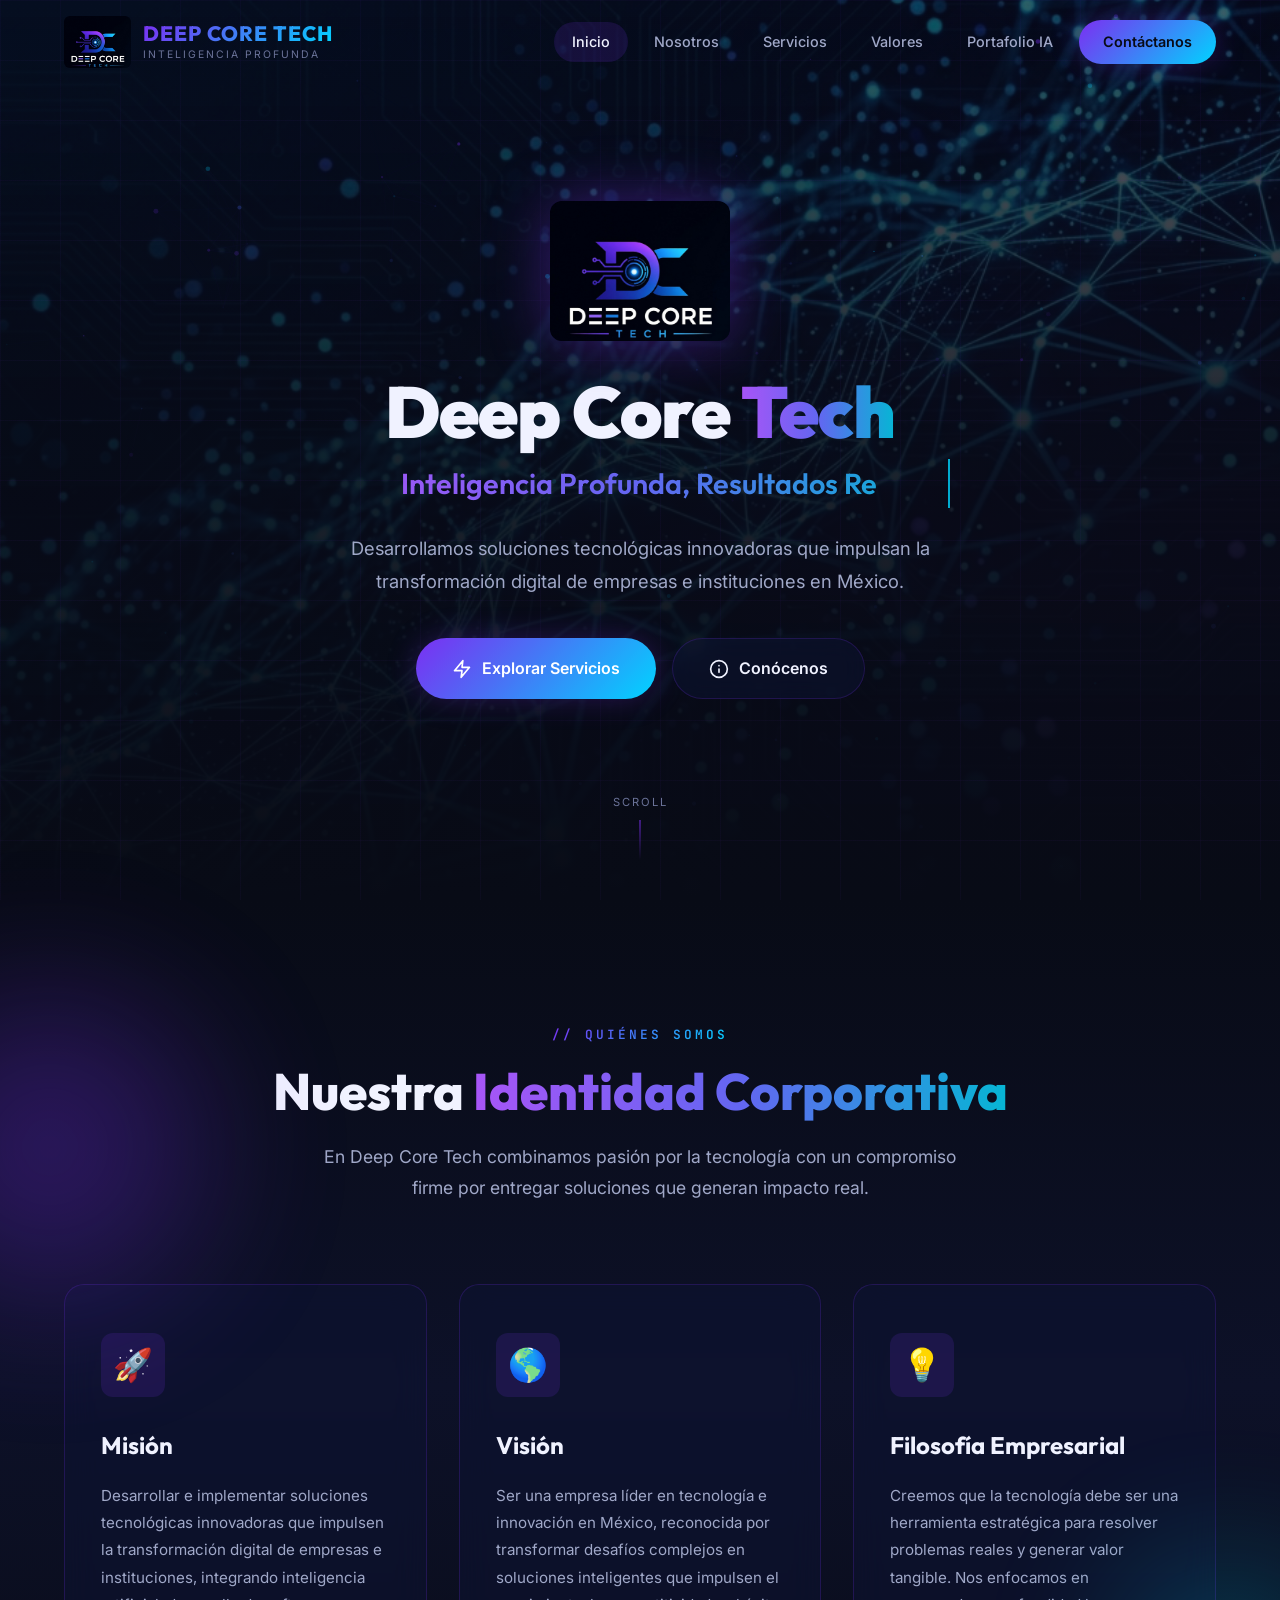
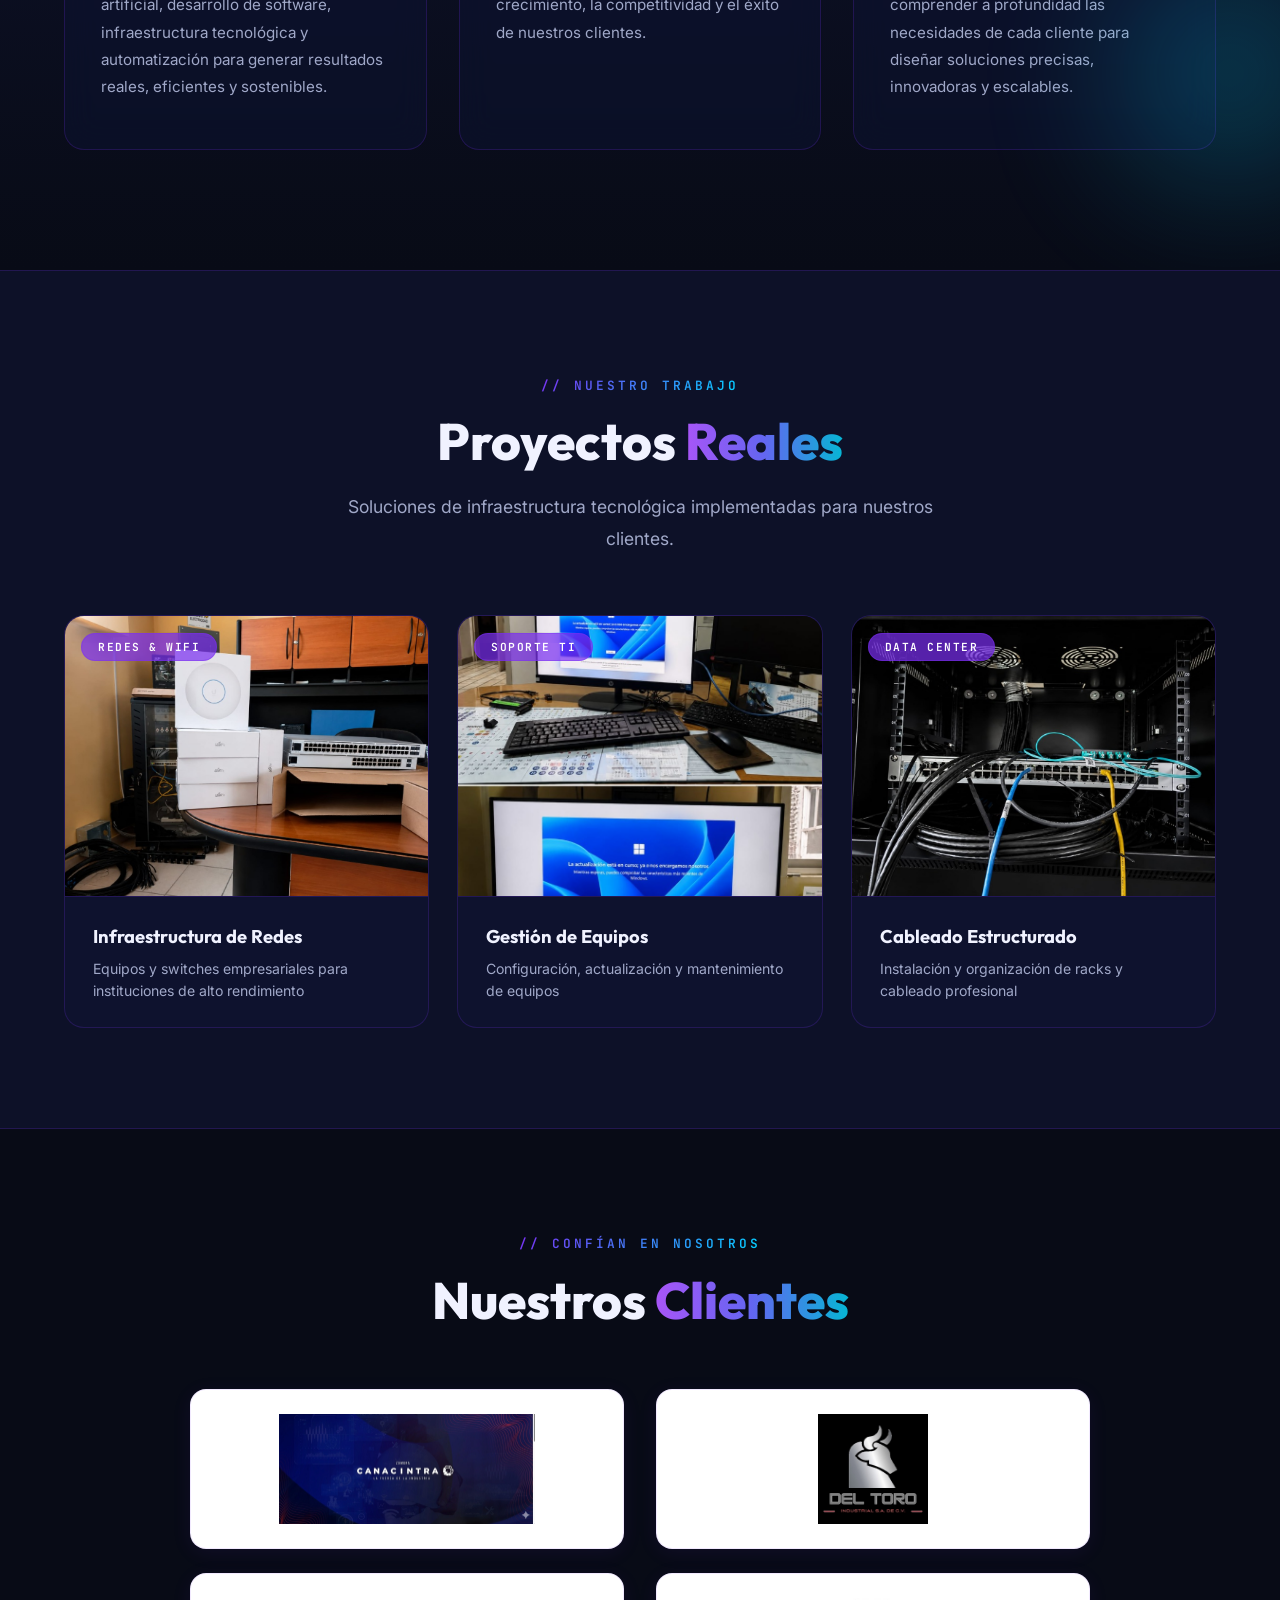
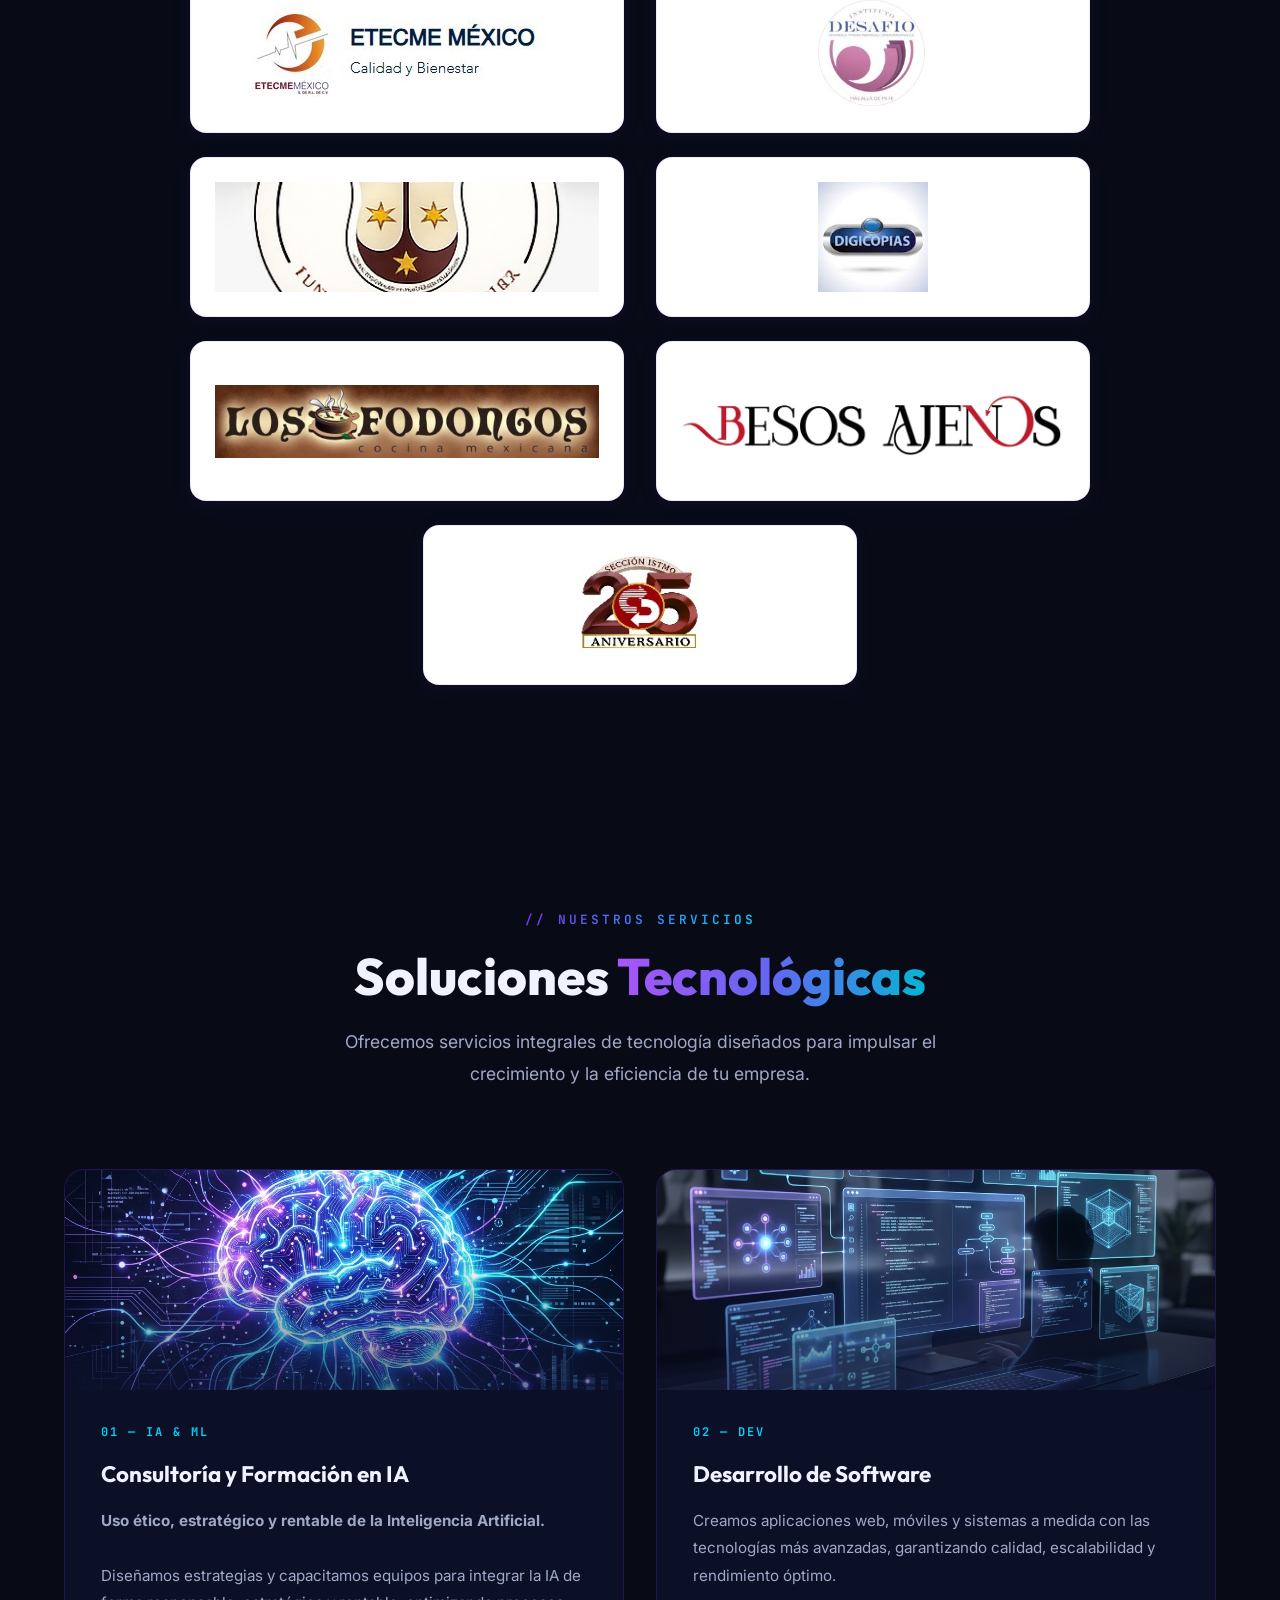
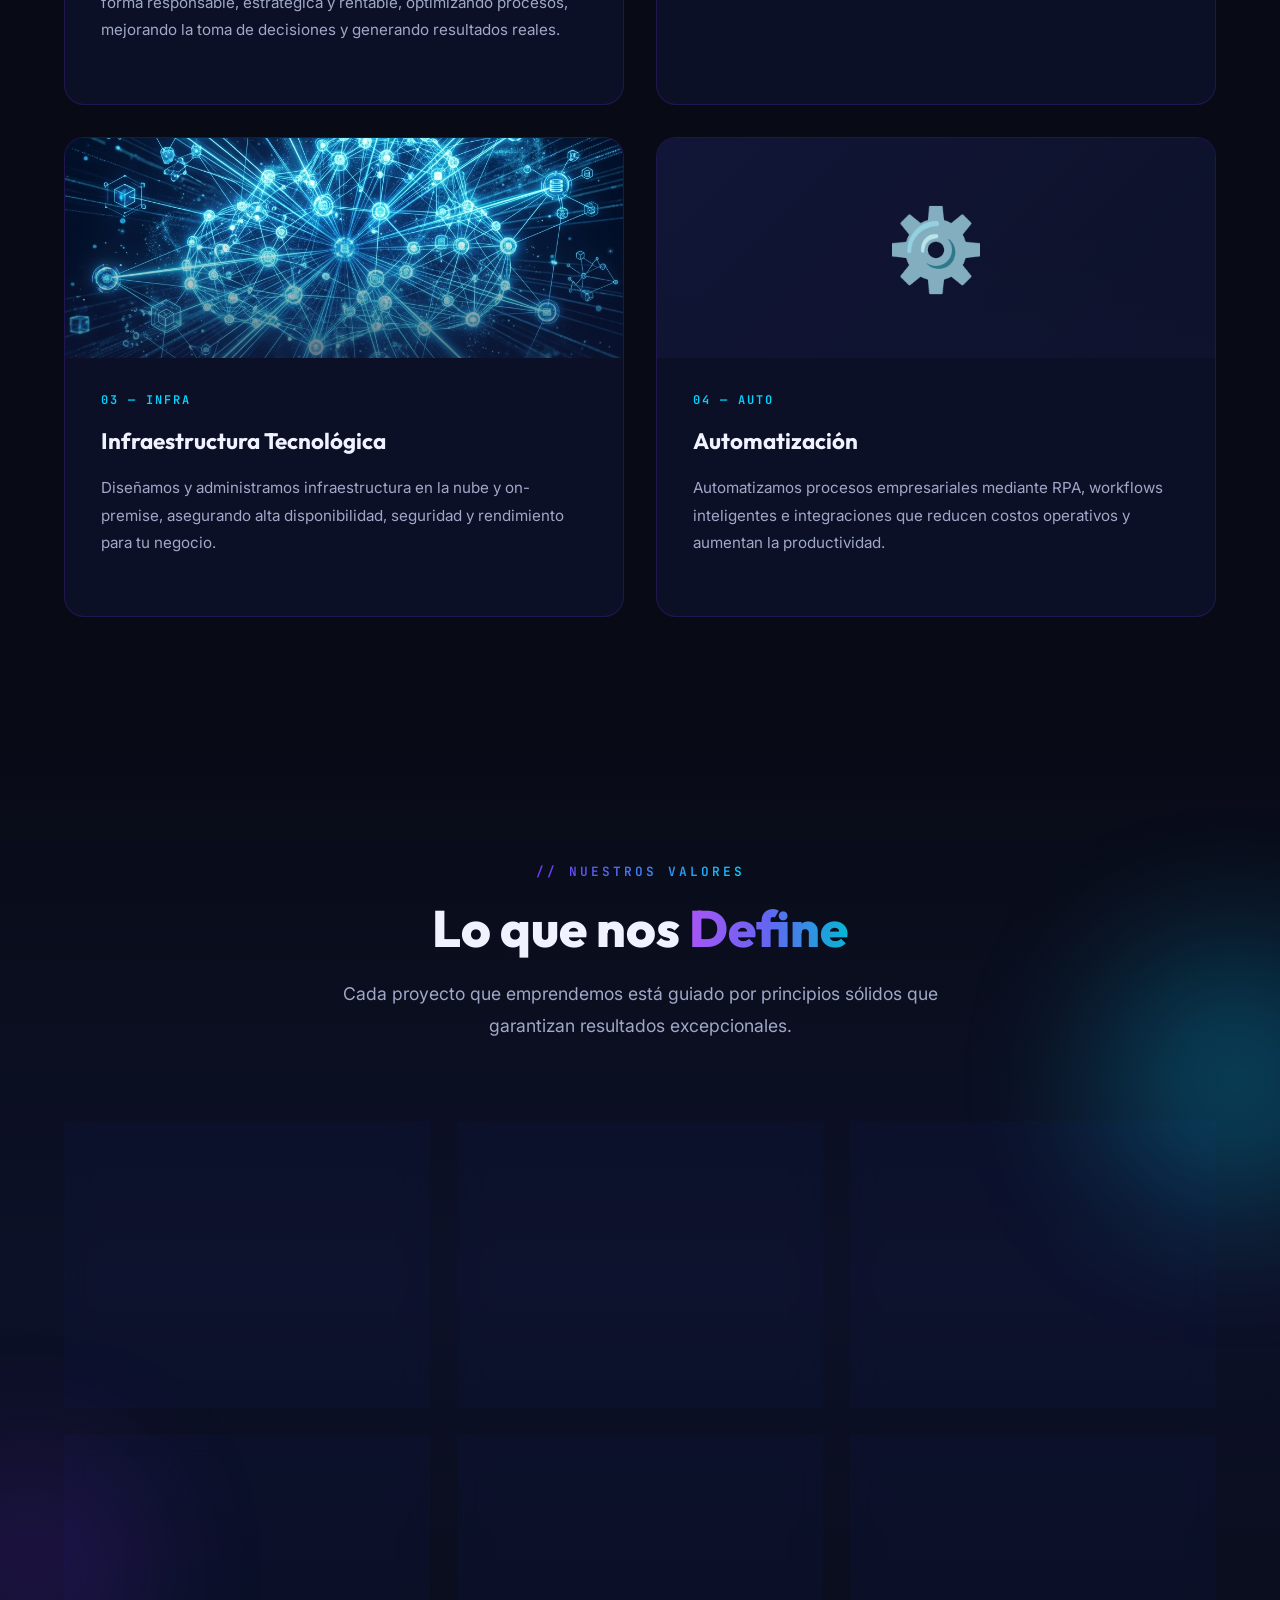
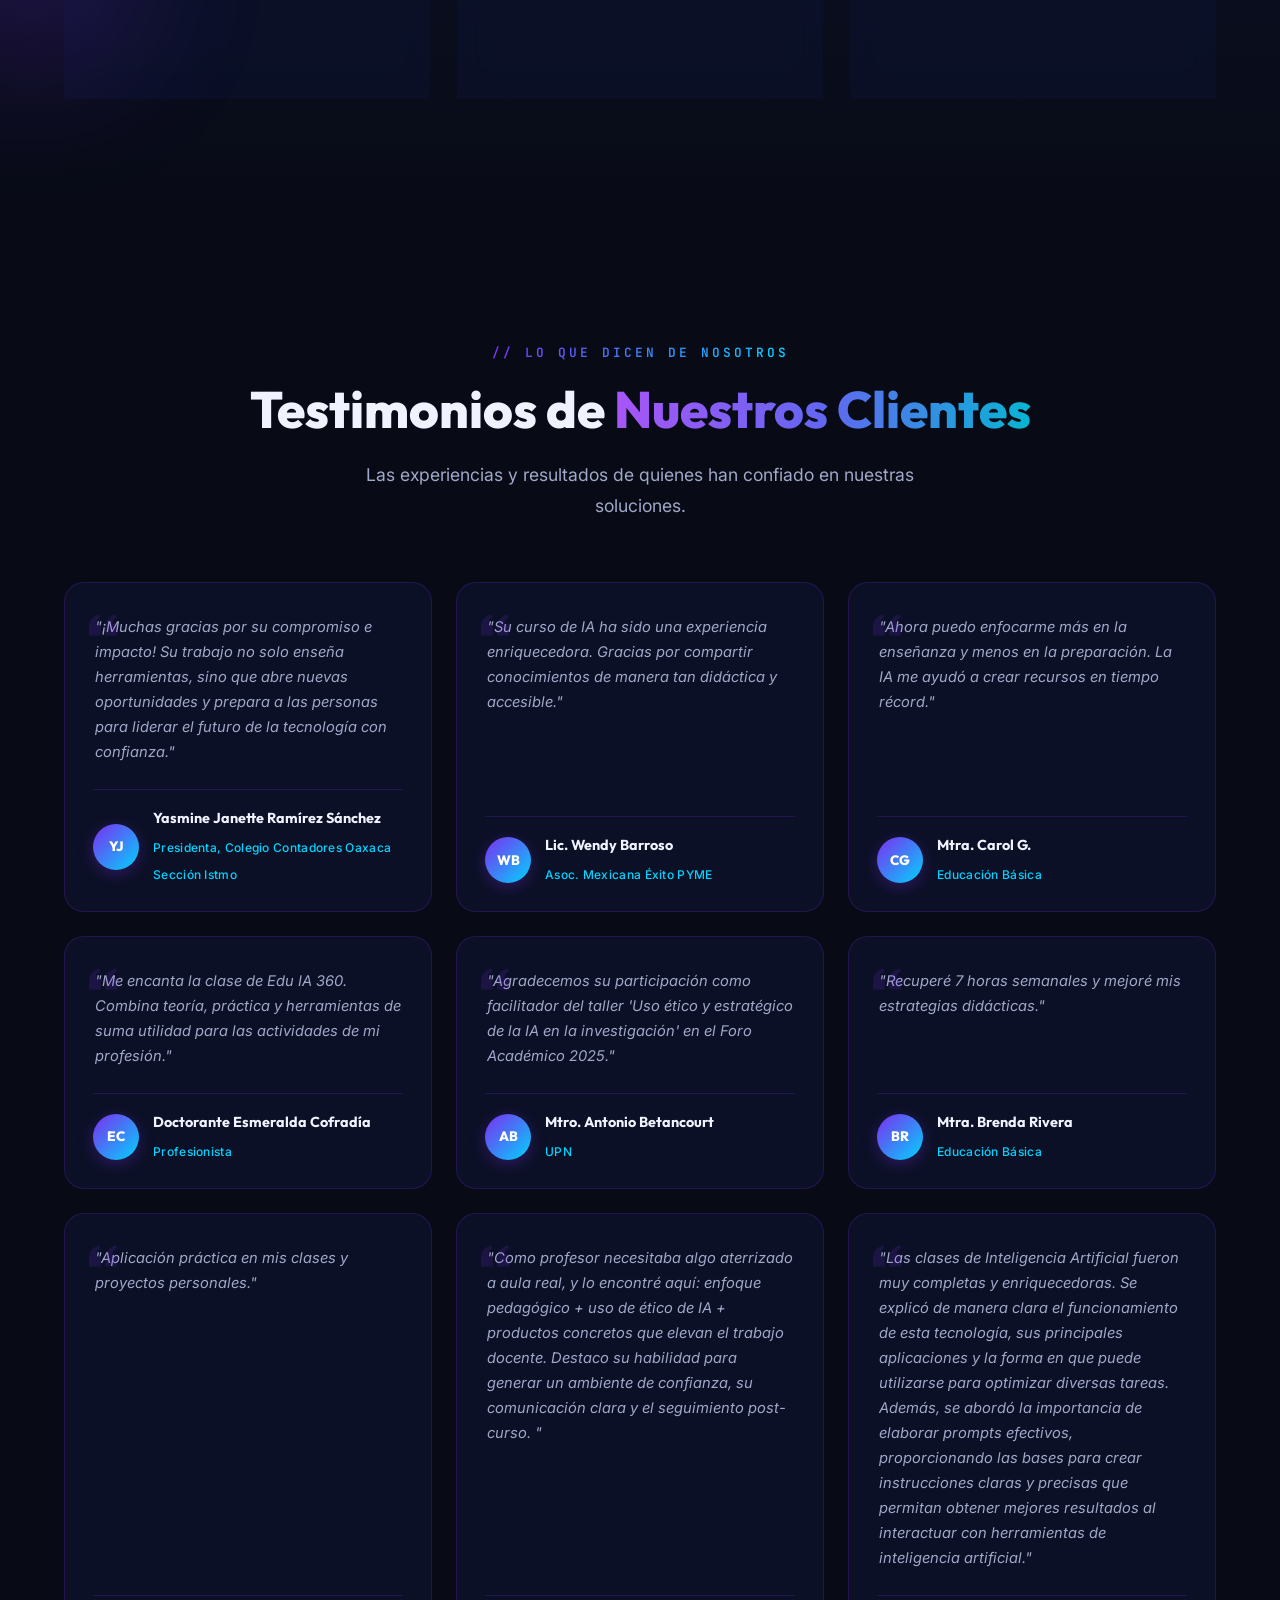
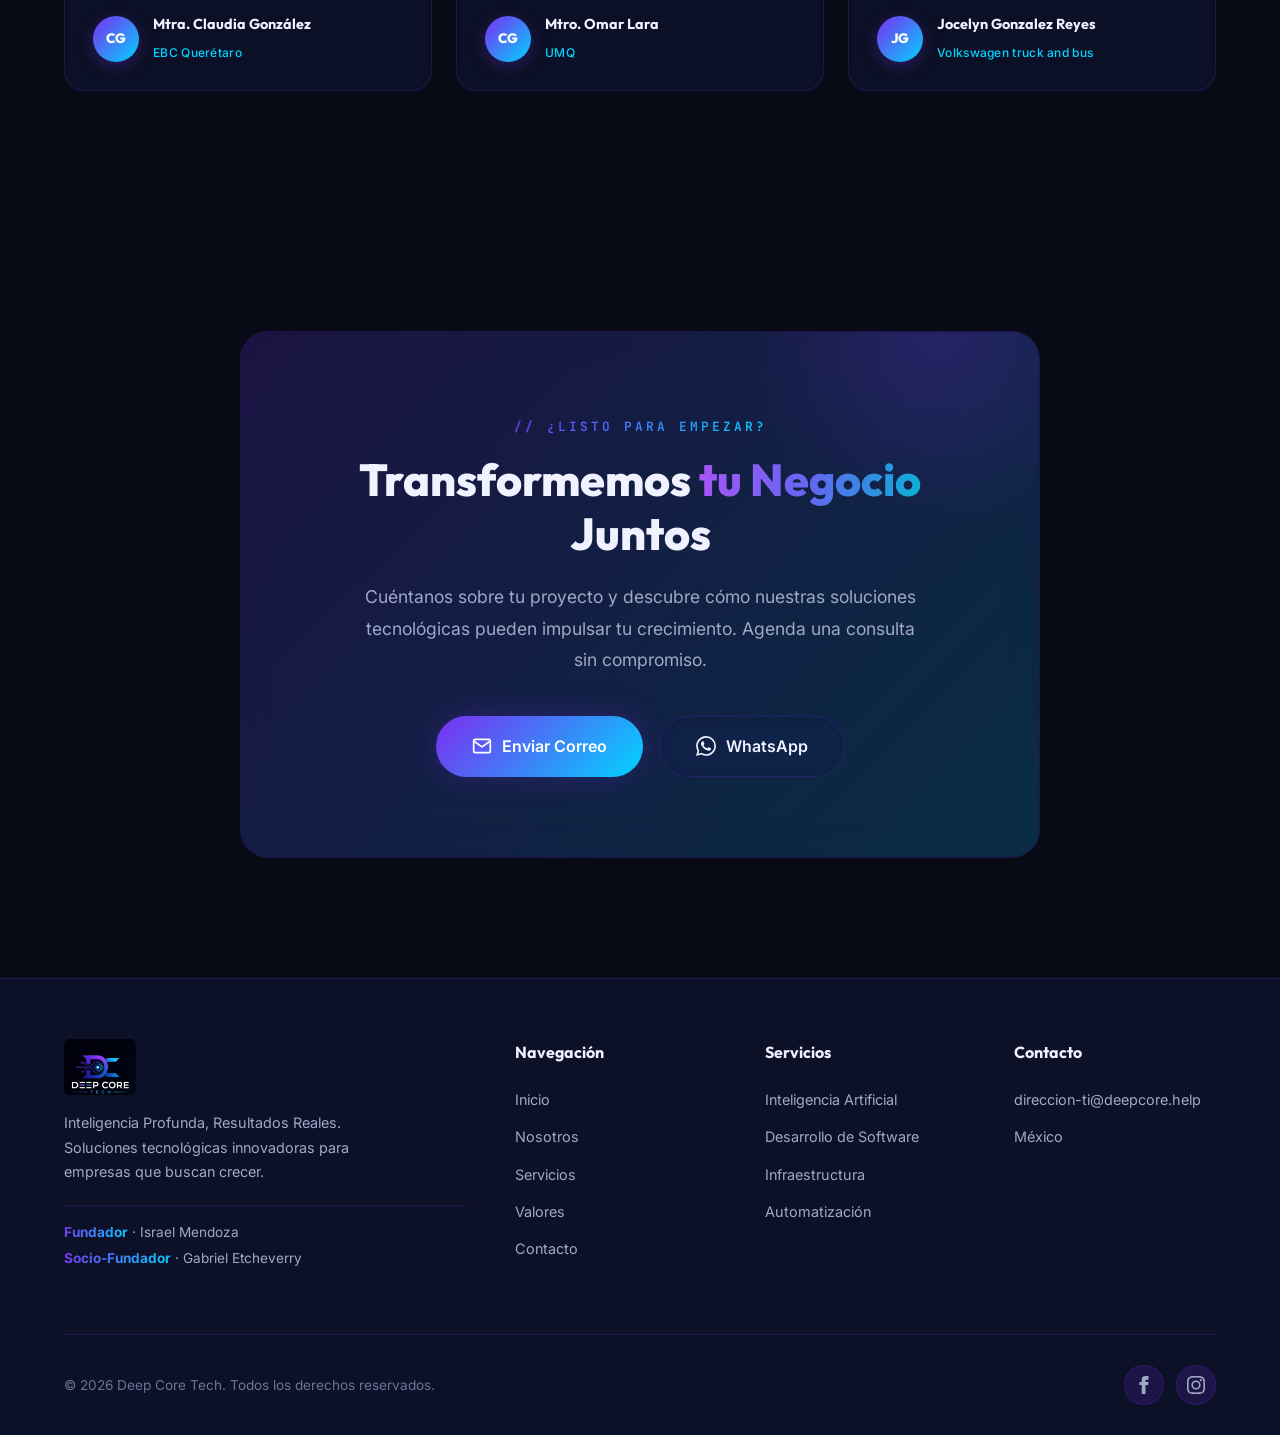
<file: index.html>
<!DOCTYPE html>
<html lang="es">
<head>
  <meta charset="UTF-8">
  <meta name="viewport" content="width=device-width, initial-scale=1.0">
  <title>Deep Core Tech — Inteligencia Profunda, Resultados Reales</title>
  <meta name="description" content="Deep Core Tech: Soluciones tecnológicas innovadoras en inteligencia artificial, desarrollo de software, infraestructura y automatización. Transformación digital con resultados reales.">
  <meta name="google-site-verification" content="A8Uapf8v2ThxsH5Skwo-QNaUcJp6aceslzI4Mw-LUQI" />
  <meta name="keywords" content="Deep Core Tech, inteligencia artificial, desarrollo software, automatización, transformación digital, México, tecnología">
  <meta name="author" content="Deep Core Tech">
  <meta name="theme-color" content="#080b16">

  <!-- Open Graph -->
  <meta property="og:title" content="Deep Core Tech — Inteligencia Profunda, Resultados Reales">
  <meta property="og:description" content="Soluciones tecnológicas innovadoras que impulsan la transformación digital de empresas e instituciones.">
  <meta property="og:type" content="website">
  <meta property="og:image" content="assets/logo.jpg">

  <!-- Favicon -->
  <link rel="icon" type="image/jpeg" href="assets/logo.jpg">

  <!-- Stylesheet -->
  <link rel="stylesheet" href="styles.css">
</head>

<body>
  <!-- ========== PARTICLE CANVAS ========== -->
  <canvas id="particles-canvas"></canvas>

  <!-- ========== NAVIGATION ========== -->
  <nav class="navbar" id="navbar">
    <div class="container">
      <a href="#" class="nav-logo">
        <img src="assets/logo.jpg" alt="Deep Core Tech Logo">
        <div class="nav-brand-text">
          <span class="nav-brand-name">DEEP CORE TECH</span>
          <span class="nav-brand-tagline">Inteligencia Profunda</span>
        </div>
      </a>

      <div class="nav-links" id="nav-links">
        <a href="#inicio" class="active">Inicio</a>
        <a href="#nosotros">Nosotros</a>
        <a href="#servicios">Servicios</a>
        <a href="#valores">Valores</a>
        <a href="https://gemini.google.com/share/300099af0029?skid=6edef762-f871-4094-a4b6-d38bb975ea3b" target="_blank" rel="noopener noreferrer">Portafolio IA</a>
        <a href="#contacto" class="nav-cta">Contáctanos</a>
      </div>

      <button class="nav-toggle" id="nav-toggle" aria-label="Abrir menú">
        <span></span>
        <span></span>
        <span></span>
      </button>
    </div>
  </nav>

  <!-- ========== HERO SECTION ========== -->
  <section class="hero" id="inicio">
    <div class="hero-bg">
      <img src="assets/hero-bg.png" alt="Fondo tecnológico">
    </div>
    <div class="hero-grid"></div>

    <div class="hero-content">
      <img src="assets/logo.jpg" alt="Deep Core Tech" class="hero-logo">
      <h1 class="hero-title">Deep Core <span class="gradient-text">Tech</span></h1>
      <p class="hero-tagline">Inteligencia Profunda, Resultados Reales</p>
      <p class="hero-description">
        Desarrollamos soluciones tecnológicas innovadoras que impulsan la transformación digital 
        de empresas e instituciones en México.
      </p>
      <div class="hero-buttons">
        <a href="#servicios" class="btn-primary" id="btn-explore-services">
          <svg width="20" height="20" viewBox="0 0 24 24" fill="none" stroke="currentColor" stroke-width="2" stroke-linecap="round" stroke-linejoin="round"><polygon points="13 2 3 14 12 14 11 22 21 10 12 10 13 2"></polygon></svg>
          Explorar Servicios
        </a>
        <a href="#nosotros" class="btn-secondary" id="btn-about-us">
          <svg width="20" height="20" viewBox="0 0 24 24" fill="none" stroke="currentColor" stroke-width="2" stroke-linecap="round" stroke-linejoin="round"><circle cx="12" cy="12" r="10"></circle><path d="M12 16v-4"></path><path d="M12 8h.01"></path></svg>
          Conócenos
        </a>
      </div>
    </div>

    <div class="scroll-indicator">
      <span>Scroll</span>
      <div class="scroll-line"></div>
    </div>
  </section>

  <!-- ========== ABOUT / IDENTITY SECTION ========== -->
  <section class="about-section" id="nosotros">
    <div class="container">
      <div class="about-header reveal">
        <span class="section-label">// Quiénes Somos</span>
        <h2 class="section-title">Nuestra <span class="gradient-text">Identidad Corporativa</span></h2>
        <p class="section-subtitle" style="margin: 0 auto;">
          En Deep Core Tech combinamos pasión por la tecnología con un compromiso firme 
          por entregar soluciones que generan impacto real.
        </p>
      </div>

      <div class="about-grid stagger-children">
        <!-- Misión -->
        <div class="identity-card reveal">
          <div class="card-icon">🚀</div>
          <h3 class="card-title">Misión</h3>
          <p class="card-text">
            Desarrollar e implementar soluciones tecnológicas innovadoras que impulsen la transformación digital 
            de empresas e instituciones, integrando inteligencia artificial, desarrollo de software, 
            infraestructura tecnológica y automatización para generar resultados reales, eficientes y sostenibles.
          </p>
        </div>

        <!-- Visión -->
        <div class="identity-card reveal">
          <div class="card-icon">🌎</div>
          <h3 class="card-title">Visión</h3>
          <p class="card-text">
            Ser una empresa líder en tecnología e innovación en México, reconocida por transformar desafíos 
            complejos en soluciones inteligentes que impulsen el crecimiento, la competitividad y el éxito 
            de nuestros clientes.
          </p>
        </div>

        <!-- Filosofía -->
        <div class="identity-card reveal">
          <div class="card-icon">💡</div>
          <h3 class="card-title">Filosofía Empresarial</h3>
          <p class="card-text">
            Creemos que la tecnología debe ser una herramienta estratégica para resolver problemas reales y 
            generar valor tangible. Nos enfocamos en comprender a profundidad las necesidades de cada cliente 
            para diseñar soluciones precisas, innovadoras y escalables.
          </p>
        </div>
      </div>
    </div>

    <!-- Decorative orbs -->
    <div class="orb orb-purple" style="width: 300px; height: 300px; top: 10%; left: -100px;"></div>
    <div class="orb orb-cyan" style="width: 200px; height: 200px; bottom: 10%; right: -50px;"></div>
  </section>

  <!-- ========== SHOWCASE / NUESTRO TRABAJO ========== -->
  <section class="showcase-section" id="trabajo">
    <div class="container">
      <div class="showcase-header reveal">
        <span class="section-label">// Nuestro Trabajo</span>
        <h2 class="section-title">Proyectos <span class="gradient-text">Reales</span></h2>
        <p class="section-subtitle" style="margin: 0 auto;">
          Soluciones de infraestructura tecnológica implementadas para nuestros clientes.
        </p>
      </div>

      <div class="showcase-grid stagger-children">
        <div class="showcase-card reveal">
          <div class="showcase-image">
            <img src="assets/trabajo-redes.jpg" alt="Equipos de redes UniFi y switches empresariales">
            <div class="showcase-overlay">
              <span class="showcase-tag">Redes & WiFi</span>
            </div>
          </div>
          <div class="showcase-info">
            <h3>Infraestructura de Redes</h3>
            <p>Equipos y switches empresariales para instituciones de alto rendimiento</p>
          </div>
        </div>

        <div class="showcase-card reveal">
          <div class="showcase-image">
            <img src="assets/trabajo-equipos.jpg" alt="Configuración y actualización de equipos de cómputo">
            <div class="showcase-overlay">
              <span class="showcase-tag">Soporte TI</span>
            </div>
          </div>
          <div class="showcase-info">
            <h3>Gestión de Equipos</h3>
            <p>Configuración, actualización y mantenimiento de equipos</p>
          </div>
        </div>

        <div class="showcase-card reveal">
          <div class="showcase-image">
            <img src="assets/trabajo-rack.jpg" alt="Rack de servidores con cableado estructurado">
            <div class="showcase-overlay">
              <span class="showcase-tag">Data Center</span>
            </div>
          </div>
          <div class="showcase-info">
            <h3>Cableado Estructurado</h3>
            <p>Instalación y organización de racks y cableado profesional</p>
          </div>
        </div>
      </div>
    </div>
  </section>

  <!-- ========== CLIENTES SECTION ========== -->
  <section class="clients-section">
    <div class="container">
      <div class="clients-header reveal" style="text-align:center; width:100%;">
        <span class="section-label">// Confían en Nosotros</span>
        <h2 class="section-title" style="text-align:center;">Nuestros <span class="gradient-text">Clientes</span></h2>
      </div>
      <div class="clients-image-wrapper reveal">
        <div class="client-card"><img src="assets/cliente-canacintra.jpg" alt="CANACINTRA Zamora"></div>
        <div class="client-card"><img src="assets/cliente-deltoro.jpg" alt="Del Toro Industrial"></div>
        <div class="client-card"><img src="assets/cliente-etecme.jpg" alt="ETECME México"></div>
        <div class="client-card"><img src="assets/cliente-desafio.jpg" alt="Instituto Desafío"></div>
        <div class="client-card"><div class="teresa-sprite" title="Colegio Teresa Guasch"></div></div>
        <div class="client-card"><img src="assets/cliente-digicopias.png" alt="Digicopias"></div>
        <div class="client-card"><img src="assets/cliente-losfodongos.jpg" alt="Los Fodongos"></div>
        <div class="client-card"><img src="assets/cliente-besosajenos.jpg" alt="Besos Ajenos"></div>
        <div class="client-card"><img src="assets/cliente-istmo.jpg" alt="Sección Istmo"></div>
      </div>
    </div>
  </section>

  <!-- ========== SERVICES SECTION ========== -->
  <section class="services-section" id="servicios">
    <div class="container">
      <div class="services-header reveal">
        <span class="section-label">// Nuestros Servicios</span>
        <h2 class="section-title">Soluciones <span class="gradient-text">Tecnológicas</span></h2>
        <p class="section-subtitle" style="margin: 0 auto;">
          Ofrecemos servicios integrales de tecnología diseñados para impulsar el crecimiento 
          y la eficiencia de tu empresa.
        </p>
      </div>

      <div class="services-grid stagger-children">
        <!-- Inteligencia Artificial -->
        <div class="service-card reveal">
          <div class="service-image">
            <img src="assets/ai-services.png" alt="Inteligencia Artificial">
          </div>
          <div class="service-body">
            <div class="service-number">01 — IA & ML</div>
            <h3 class="service-title">Consultoría y Formación en IA</h3>
            <p class="service-text">
              <strong>Uso ético, estratégico y rentable de la Inteligencia Artificial.</strong><br><br>
              Diseñamos estrategias y capacitamos equipos para integrar la IA de forma responsable, estratégica y rentable, optimizando procesos, mejorando la toma de decisiones y generando resultados reales.
            </p>
          </div>
        </div>

        <!-- Desarrollo de Software -->
        <div class="service-card reveal">
          <div class="service-image">
            <img src="assets/software-dev.png" alt="Desarrollo de Software">
          </div>
          <div class="service-body">
            <div class="service-number">02 — DEV</div>
            <h3 class="service-title">Desarrollo de Software</h3>
            <p class="service-text">
              Creamos aplicaciones web, móviles y sistemas a medida con las tecnologías 
              más avanzadas, garantizando calidad, escalabilidad y rendimiento óptimo.
            </p>
          </div>
        </div>

        <!-- Infraestructura -->
        <div class="service-card reveal">
          <div class="service-image">
            <img src="assets/infrastructure.png" alt="Infraestructura Tecnológica">
          </div>
          <div class="service-body">
            <div class="service-number">03 — INFRA</div>
            <h3 class="service-title">Infraestructura Tecnológica</h3>
            <p class="service-text">
              Diseñamos y administramos infraestructura en la nube y on-premise, 
              asegurando alta disponibilidad, seguridad y rendimiento para tu negocio.
            </p>
          </div>
        </div>

        <!-- Automatización -->
        <div class="service-card reveal">
          <div class="service-image" style="background: linear-gradient(135deg, var(--color-bg-tertiary), var(--color-bg-secondary)); display: flex; align-items: center; justify-content: center;">
            <div style="font-size: 5rem; text-align: center; position: relative; z-index: 1;">⚙️</div>
          </div>
          <div class="service-body">
            <div class="service-number">04 — AUTO</div>
            <h3 class="service-title">Automatización</h3>
            <p class="service-text">
              Automatizamos procesos empresariales mediante RPA, workflows inteligentes e 
              integraciones que reducen costos operativos y aumentan la productividad.
            </p>
          </div>
        </div>
      </div>
    </div>
  </section>

  <!-- ========== VALUES SECTION ========== -->
  <section class="values-section" id="valores">
    <div class="container">
      <div class="values-header reveal">
        <span class="section-label">// Nuestros Valores</span>
        <h2 class="section-title">Lo que nos <span class="gradient-text">Define</span></h2>
        <p class="section-subtitle" style="margin: 0 auto;">
          Cada proyecto que emprendemos está guiado por principios sólidos que garantizan 
          resultados excepcionales.
        </p>
      </div>

      <div class="values-grid stagger-children">
        <div class="value-card reveal">
          <span class="value-icon">🔬</span>
          <h3 class="value-title">Innovación Constante</h3>
          <p class="value-text">Exploramos y adoptamos las últimas tecnologías para ofrecer soluciones de vanguardia.</p>
        </div>
        <div class="value-card reveal">
          <span class="value-icon">🤝</span>
          <h3 class="value-title">Compromiso Total</h3>
          <p class="value-text">Nos involucramos profundamente en cada proyecto como si fuera propio.</p>
        </div>
        <div class="value-card reveal">
          <span class="value-icon">🎯</span>
          <h3 class="value-title">Resultados Medibles</h3>
          <p class="value-text">Cada solución está diseñada para generar un impacto real y cuantificable.</p>
        </div>
        <div class="value-card reveal">
          <span class="value-icon">🔒</span>
          <h3 class="value-title">Seguridad & Confianza</h3>
          <p class="value-text">Implementamos las mejores prácticas de seguridad en todos nuestros proyectos.</p>
        </div>
        <div class="value-card reveal">
          <span class="value-icon">📈</span>
          <h3 class="value-title">Escalabilidad</h3>
          <p class="value-text">Diseñamos soluciones que crecen con tu negocio sin comprometer el rendimiento.</p>
        </div>
        <div class="value-card reveal">
          <span class="value-icon">⚡</span>
          <h3 class="value-title">Agilidad</h3>
          <p class="value-text">Metodologías ágiles que nos permiten entregar valor de forma rápida e iterativa.</p>
        </div>
      </div>
    </div>

    <div class="orb orb-cyan" style="width: 250px; height: 250px; top: 20%; right: -80px;"></div>
    <div class="orb orb-purple" style="width: 180px; height: 180px; bottom: 15%; left: -60px;"></div>
  </section>

  <!-- ========== TESTIMONIOS SECTION ========== -->
  <section class="testimonials-section" id="testimonios">
    <div class="container">
      <div class="testimonials-header reveal">
        <span class="section-label">// Lo que Dicen de Nosotros</span>
        <h2 class="section-title">Testimonios de <span class="gradient-text">Nuestros Clientes</span></h2>
        <p class="section-subtitle" style="margin: 0 auto;">
          Las experiencias y resultados de quienes han confiado en nuestras soluciones.
        </p>
      </div>

      <div class="testimonials-grid stagger-children">

        <div class="testimonial-card reveal">
          <div class="testimonial-quote">
            <svg class="quote-icon" width="28" height="28" viewBox="0 0 24 24" fill="currentColor" opacity="0.15"><path d="M14.017 21v-7.391c0-5.704 3.731-9.57 8.983-10.609l.995 2.151c-2.432.917-3.995 3.638-3.995 5.849h4v10h-9.983zm-14.017 0v-7.391c0-5.704 3.748-9.57 9-10.609l.996 2.151c-2.433.917-3.996 3.638-3.996 5.849h3.983v10h-9.983z"/></svg>
            <p>"¡Muchas gracias por su compromiso e impacto! Su trabajo no solo enseña herramientas, sino que abre nuevas oportunidades y prepara a las personas para liderar el futuro de la tecnología con confianza."</p>
          </div>
          <div class="testimonial-author">
            <div class="author-avatar">YJ</div>
            <div class="author-info">
              <h4>Yasmine Janette Ramírez Sánchez</h4>
              <span>Presidenta, Colegio Contadores Oaxaca Sección Istmo</span>
            </div>
          </div>
        </div>

        <div class="testimonial-card reveal">
          <div class="testimonial-quote">
            <svg class="quote-icon" width="28" height="28" viewBox="0 0 24 24" fill="currentColor" opacity="0.15"><path d="M14.017 21v-7.391c0-5.704 3.731-9.57 8.983-10.609l.995 2.151c-2.432.917-3.995 3.638-3.995 5.849h4v10h-9.983zm-14.017 0v-7.391c0-5.704 3.748-9.57 9-10.609l.996 2.151c-2.433.917-3.996 3.638-3.996 5.849h3.983v10h-9.983z"/></svg>
            <p>"Su curso de IA ha sido una experiencia enriquecedora. Gracias por compartir conocimientos de manera tan didáctica y accesible."</p>
          </div>
          <div class="testimonial-author">
            <div class="author-avatar">WB</div>
            <div class="author-info">
              <h4>Lic. Wendy Barroso</h4>
              <span>Asoc. Mexicana Éxito PYME</span>
            </div>
          </div>
        </div>

        <div class="testimonial-card reveal">
          <div class="testimonial-quote">
            <svg class="quote-icon" width="28" height="28" viewBox="0 0 24 24" fill="currentColor" opacity="0.15"><path d="M14.017 21v-7.391c0-5.704 3.731-9.57 8.983-10.609l.995 2.151c-2.432.917-3.995 3.638-3.995 5.849h4v10h-9.983zm-14.017 0v-7.391c0-5.704 3.748-9.57 9-10.609l.996 2.151c-2.433.917-3.996 3.638-3.996 5.849h3.983v10h-9.983z"/></svg>
            <p>"Ahora puedo enfocarme más en la enseñanza y menos en la preparación. La IA me ayudó a crear recursos en tiempo récord."</p>
          </div>
          <div class="testimonial-author">
            <div class="author-avatar">CG</div>
            <div class="author-info">
              <h4>Mtra. Carol G.</h4>
              <span>Educación Básica</span>
            </div>
          </div>
        </div>

        <div class="testimonial-card reveal">
          <div class="testimonial-quote">
            <svg class="quote-icon" width="28" height="28" viewBox="0 0 24 24" fill="currentColor" opacity="0.15"><path d="M14.017 21v-7.391c0-5.704 3.731-9.57 8.983-10.609l.995 2.151c-2.432.917-3.995 3.638-3.995 5.849h4v10h-9.983zm-14.017 0v-7.391c0-5.704 3.748-9.57 9-10.609l.996 2.151c-2.433.917-3.996 3.638-3.996 5.849h3.983v10h-9.983z"/></svg>
            <p>"Me encanta la clase de Edu IA 360. Combina teoría, práctica y herramientas de suma utilidad para las actividades de mi profesión."</p>
          </div>
          <div class="testimonial-author">
            <div class="author-avatar">EC</div>
            <div class="author-info">
              <h4>Doctorante Esmeralda Cofradía</h4>
              <span>Profesionista</span>
            </div>
          </div>
        </div>

        <div class="testimonial-card reveal">
          <div class="testimonial-quote">
            <svg class="quote-icon" width="28" height="28" viewBox="0 0 24 24" fill="currentColor" opacity="0.15"><path d="M14.017 21v-7.391c0-5.704 3.731-9.57 8.983-10.609l.995 2.151c-2.432.917-3.995 3.638-3.995 5.849h4v10h-9.983zm-14.017 0v-7.391c0-5.704 3.748-9.57 9-10.609l.996 2.151c-2.433.917-3.996 3.638-3.996 5.849h3.983v10h-9.983z"/></svg>
            <p>"Agradecemos su participación como facilitador del taller 'Uso ético y estratégico de la IA en la investigación' en el Foro Académico 2025."</p>
          </div>
          <div class="testimonial-author">
            <div class="author-avatar">AB</div>
            <div class="author-info">
              <h4>Mtro. Antonio Betancourt</h4>
              <span>UPN</span>
            </div>
          </div>
        </div>

        <div class="testimonial-card reveal">
          <div class="testimonial-quote">
            <svg class="quote-icon" width="28" height="28" viewBox="0 0 24 24" fill="currentColor" opacity="0.15"><path d="M14.017 21v-7.391c0-5.704 3.731-9.57 8.983-10.609l.995 2.151c-2.432.917-3.995 3.638-3.995 5.849h4v10h-9.983zm-14.017 0v-7.391c0-5.704 3.748-9.57 9-10.609l.996 2.151c-2.433.917-3.996 3.638-3.996 5.849h3.983v10h-9.983z"/></svg>
            <p>"Recuperé 7 horas semanales y mejoré mis estrategias didácticas."</p>
          </div>
          <div class="testimonial-author">
            <div class="author-avatar">BR</div>
            <div class="author-info">
              <h4>Mtra. Brenda Rivera</h4>
              <span>Educación Básica</span>
            </div>
          </div>
        </div>

        <div class="testimonial-card reveal">
          <div class="testimonial-quote">
            <svg class="quote-icon" width="28" height="28" viewBox="0 0 24 24" fill="currentColor" opacity="0.15"><path d="M14.017 21v-7.391c0-5.704 3.731-9.57 8.983-10.609l.995 2.151c-2.432.917-3.995 3.638-3.995 5.849h4v10h-9.983zm-14.017 0v-7.391c0-5.704 3.748-9.57 9-10.609l.996 2.151c-2.433.917-3.996 3.638-3.996 5.849h3.983v10h-9.983z"/></svg>
            <p>"Aplicación práctica en mis clases y proyectos personales."</p>
          </div>
          <div class="testimonial-author">
            <div class="author-avatar">CG</div>
            <div class="author-info">
              <h4>Mtra. Claudia González</h4>
              <span>EBC Querétaro</span>
            </div>
          </div>
        </div>
        
        <div class="testimonial-card reveal">
          <div class="testimonial-quote">
            <svg class="quote-icon" width="28" height="28" viewBox="0 0 24 24" fill="currentColor" opacity="0.15"><path d="M14.017 21v-7.391c0-5.704 3.731-9.57 8.983-10.609l.995 2.151c-2.432.917-3.995 3.638-3.995 5.849h4v10h-9.983zm-14.017 0v-7.391c0-5.704 3.748-9.57 9-10.609l.996 2.151c-2.433.917-3.996 3.638-3.996 5.849h3.983v10h-9.983z"/></svg>
            <p>"Como profesor necesitaba algo aterrizado a aula real, y lo encontré aquí: enfoque pedagógico + uso de ético de IA + productos concretos que elevan el trabajo docente. Destaco su habilidad para generar un ambiente de confianza, su comunicación clara y el seguimiento post-curso. "</p>
          </div>
          <div class="testimonial-author">
            <div class="author-avatar">CG</div>
            <div class="author-info">
              <h4>Mtro. Omar Lara</h4>
              <span>UMQ </span>
            </div>
          </div>
        </div>
        
        <div class="testimonial-card reveal">
          <div class="testimonial-quote">
            <svg class="quote-icon" width="28" height="28" viewBox="0 0 24 24" fill="currentColor" opacity="0.15"><path d="M14.017 21v-7.391c0-5.704 3.731-9.57 8.983-10.609l.995 2.151c-2.432.917-3.995 3.638-3.995 5.849h4v10h-9.983zm-14.017 0v-7.391c0-5.704 3.748-9.57 9-10.609l.996 2.151c-2.433.917-3.996 3.638-3.996 5.849h3.983v10h-9.983z"/></svg>
            <p>"Las clases de Inteligencia Artificial fueron muy completas y enriquecedoras. Se explicó de manera clara el funcionamiento de esta tecnología, sus principales aplicaciones y la forma en que puede utilizarse para optimizar diversas tareas. Además, se abordó la importancia de elaborar prompts efectivos, proporcionando las bases para crear instrucciones claras y precisas que permitan obtener mejores resultados al interactuar con herramientas de inteligencia artificial."</p>
          </div>
          <div class="testimonial-author">
            <div class="author-avatar">JG</div>
            <div class="author-info">
              <h4>Jocelyn Gonzalez Reyes</h4>
              <span>Volkswagen truck and bus</span>
            </div>
          </div>
        </div>

      </div>
    </div>
  </section>

  <!-- ========== CTA SECTION ========== -->
  <section class="cta-section" id="contacto">
    <div class="container">
      <div class="cta-wrapper reveal-scale">
        <div class="cta-glow"></div>
        <span class="section-label">// ¿Listo para Empezar?</span>
        <h2 class="cta-title">Transformemos <span class="gradient-text">tu Negocio</span> Juntos</h2>
        <p class="cta-text">
          Cuéntanos sobre tu proyecto y descubre cómo nuestras soluciones tecnológicas 
          pueden impulsar tu crecimiento. Agenda una consulta sin compromiso.
        </p>
        <div class="hero-buttons">
          <a href="mailto:direccion-ti@deepcore.help" class="btn-primary" id="btn-contact-email">
            <svg width="20" height="20" viewBox="0 0 24 24" fill="none" stroke="currentColor" stroke-width="2" stroke-linecap="round" stroke-linejoin="round"><path d="M4 4h16c1.1 0 2 .9 2 2v12c0 1.1-.9 2-2 2H4c-1.1 0-2-.9-2-2V6c0-1.1.9-2 2-2z"></path><polyline points="22,6 12,13 2,6"></polyline></svg>
            Enviar Correo
          </a>
          <a href="https://wa.me/524425627105" class="btn-secondary" id="btn-contact-whatsapp">
            <svg width="20" height="20" viewBox="0 0 24 24" fill="currentColor"><path d="M17.472 14.382c-.297-.149-1.758-.867-2.03-.967-.273-.099-.471-.148-.67.15-.197.297-.767.966-.94 1.164-.173.199-.347.223-.644.075-.297-.15-1.255-.463-2.39-1.475-.883-.788-1.48-1.761-1.653-2.059-.173-.297-.018-.458.13-.606.134-.133.298-.347.446-.52.149-.174.198-.298.298-.497.099-.198.05-.371-.025-.52-.075-.149-.669-1.612-.916-2.207-.242-.579-.487-.5-.669-.51-.173-.008-.371-.01-.57-.01-.198 0-.52.074-.792.372-.272.297-1.04 1.016-1.04 2.479 0 1.462 1.065 2.875 1.213 3.074.149.198 2.096 3.2 5.077 4.487.709.306 1.262.489 1.694.625.712.227 1.36.195 1.871.118.571-.085 1.758-.719 2.006-1.413.248-.694.248-1.289.173-1.413-.074-.124-.272-.198-.57-.347m-5.421 7.403h-.004a9.87 9.87 0 01-5.031-1.378l-.361-.214-3.741.982.998-3.648-.235-.374a9.86 9.86 0 01-1.51-5.26c.001-5.45 4.436-9.884 9.888-9.884 2.64 0 5.122 1.03 6.988 2.898a9.825 9.825 0 012.893 6.994c-.003 5.45-4.437 9.884-9.885 9.884m8.413-18.297A11.815 11.815 0 0012.05 0C5.495 0 .16 5.335.157 11.892c0 2.096.547 4.142 1.588 5.945L.057 24l6.305-1.654a11.882 11.882 0 005.683 1.448h.005c6.554 0 11.89-5.335 11.893-11.893a11.821 11.821 0 00-3.48-8.413z"/></svg>
            WhatsApp
          </a>
        </div>
      </div>
    </div>
  </section>

  <!-- ========== FOOTER ========== -->
  <footer class="footer">
    <div class="container">
      <div class="footer-grid">
        <div class="footer-brand">
          <img src="assets/logo.jpg" alt="Deep Core Tech">
          <p>Inteligencia Profunda, Resultados Reales. Soluciones tecnológicas innovadoras para empresas que buscan crecer.</p>
          <div class="footer-founders">
            <p><strong>Fundador</strong> · Israel Mendoza</p>
            <p><strong>Socio-Fundador</strong> · Gabriel Etcheverry</p>
          </div>
        </div>
        <div class="footer-col">
          <h4>Navegación</h4>
          <ul>
            <li><a href="#inicio">Inicio</a></li>
            <li><a href="#nosotros">Nosotros</a></li>
            <li><a href="#servicios">Servicios</a></li>
            <li><a href="#valores">Valores</a></li>
            <li><a href="#contacto">Contacto</a></li>
          </ul>
        </div>
        <div class="footer-col">
          <h4>Servicios</h4>
          <ul>
            <li><a href="#servicios">Inteligencia Artificial</a></li>
            <li><a href="#servicios">Desarrollo de Software</a></li>
            <li><a href="#servicios">Infraestructura</a></li>
            <li><a href="#servicios">Automatización</a></li>
          </ul>
        </div>
        <div class="footer-col">
          <h4>Contacto</h4>
          <ul>
            <li><a href="mailto:direccion-ti@deepcore.help">direccion-ti@deepcore.help</a></li>
            <li><a href="#">México</a></li>
          </ul>
        </div>
      </div>

      <div class="footer-bottom">
        <p>&copy; 2026 Deep Core Tech. Todos los derechos reservados.</p>
        <div class="footer-socials">
          <a href="https://www.facebook.com/share/1CnCAAYXHT/" target="_blank" rel="noopener noreferrer" aria-label="Facebook" id="social-facebook">
            <svg width="18" height="18" viewBox="0 0 24 24" fill="currentColor"><path d="M9 8h-3v4h3v12h5v-12h3.642l.358-4h-4v-1.667c0-.955.192-1.333 1.115-1.333h2.885v-5h-3.808c-3.596 0-5.192 1.583-5.192 4.615v3.385z"/></svg>
          </a>
          <a href="https://www.instagram.com/deepcore.mx?igsh=MXB3M3h0cmt1MzdmOQ==" target="_blank" rel="noopener noreferrer" aria-label="Instagram" id="social-instagram">
            <svg width="18" height="18" viewBox="0 0 24 24" fill="currentColor"><path d="M12 2.163c3.204 0 3.584.012 4.85.07 3.252.148 4.771 1.691 4.919 4.919.058 1.265.069 1.645.069 4.849 0 3.205-.012 3.584-.069 4.849-.149 3.225-1.664 4.771-4.919 4.919-1.266.058-1.644.07-4.85.07-3.204 0-3.584-.012-4.849-.07-3.26-.149-4.771-1.699-4.919-4.92-.058-1.265-.07-1.644-.07-4.849 0-3.204.013-3.583.07-4.849.149-3.227 1.664-4.771 4.919-4.919 1.266-.057 1.645-.069 4.849-.069zM12 0C8.741 0 8.333.014 7.053.072 2.695.272.273 2.69.073 7.052.014 8.333 0 8.741 0 12c0 3.259.014 3.668.072 4.948.2 4.358 2.618 6.78 6.98 6.98C8.333 23.986 8.741 24 12 24c3.259 0 3.668-.014 4.948-.072 4.354-.2 6.782-2.618 6.979-6.98.059-1.28.073-1.689.073-4.948 0-3.259-.014-3.667-.072-4.947-.196-4.354-2.617-6.78-6.979-6.98C15.668.014 15.259 0 12 0zm0 5.838a6.162 6.162 0 100 12.324 6.162 6.162 0 000-12.324zM12 16a4 4 0 110-8 4 4 0 010 8zm6.406-11.845a1.44 1.44 0 100 2.881 1.44 1.44 0 000-2.881z"/></svg>
          </a>
        </div>
      </div>
    </div>
  </footer>

  <!-- ========== JAVASCRIPT ========== -->
  <script src="script.js"></script>
</body>
</html>
</file>
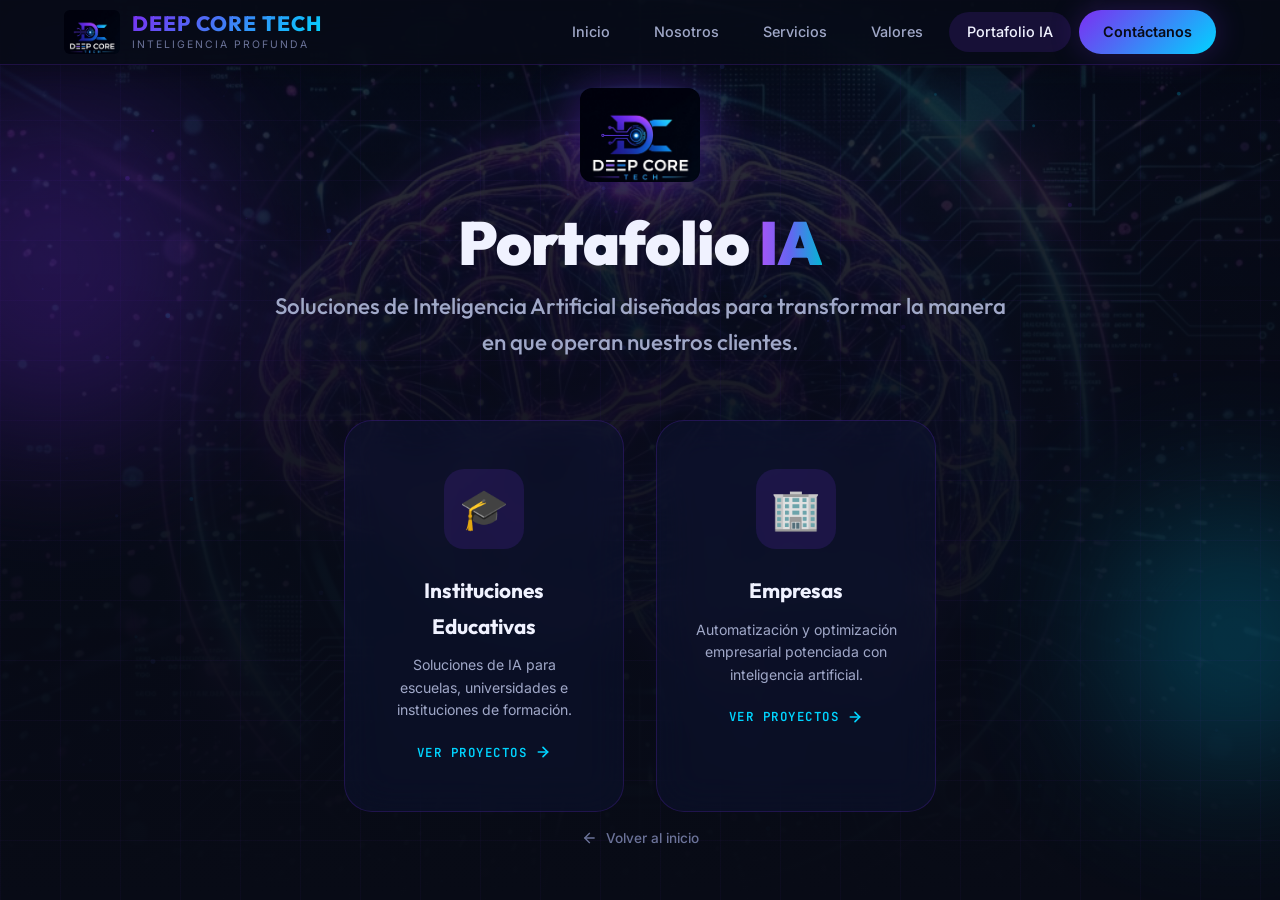
<file: portafolio-ia.html>
<!DOCTYPE html>
<html lang="es">
<head>
  <meta charset="UTF-8">
  <meta name="viewport" content="width=device-width, initial-scale=1.0">
  <title>Portafolio IA — Deep Core Tech</title>
  <meta name="description" content="Portafolio de soluciones de Inteligencia Artificial de Deep Core Tech para instituciones educativas y empresas.">
  <meta name="author" content="Deep Core Tech">
  <meta name="theme-color" content="#080b16">

  <!-- Favicon -->
  <link rel="icon" type="image/jpeg" href="assets/logo.jpg">

  <!-- Main Stylesheet -->
  <link rel="stylesheet" href="styles.css">

  <!-- Page-specific styles -->
  <style>
    /* ===== PORTAFOLIO IA PAGE ===== */
    .portfolio-hero {
      position: relative;
      min-height: 100vh;
      display: flex;
      align-items: center;
      justify-content: center;
      overflow: hidden;
      z-index: 1;
    }

    .portfolio-hero-bg {
      position: absolute;
      inset: 0;
      z-index: 0;
    }

    .portfolio-hero-bg img {
      width: 100%;
      height: 100%;
      object-fit: cover;
      opacity: 0.3;
    }

    .portfolio-hero-bg::after {
      content: '';
      position: absolute;
      inset: 0;
      background: linear-gradient(
        180deg,
        rgba(8, 11, 22, 0.4) 0%,
        rgba(8, 11, 22, 0.75) 40%,
        #080b16 100%
      );
    }

    /* Animated grid */
    .portfolio-grid-overlay {
      position: absolute;
      inset: 0;
      background-image:
        linear-gradient(rgba(123, 47, 242, 0.04) 1px, transparent 1px),
        linear-gradient(90deg, rgba(123, 47, 242, 0.04) 1px, transparent 1px);
      background-size: 60px 60px;
      animation: gridPulse 8s ease-in-out infinite;
      z-index: 1;
    }

    .portfolio-content {
      position: relative;
      z-index: 2;
      text-align: center;
      max-width: 800px;
      padding: 0 24px;
    }

    .portfolio-logo {
      width: 120px;
      height: auto;
      margin: 0 auto 28px;
      border-radius: 12px;
      filter: drop-shadow(0 0 25px rgba(123, 47, 242, 0.4));
      animation: logoFloat 6s ease-in-out infinite;
    }

    .portfolio-title {
      font-family: var(--font-heading);
      font-size: clamp(2.2rem, 5vw, 3.8rem);
      font-weight: 900;
      line-height: 1.1;
      margin-bottom: 12px;
      letter-spacing: -1px;
    }

    .portfolio-subtitle {
      font-family: var(--font-heading);
      font-size: clamp(1rem, 2vw, 1.4rem);
      font-weight: 500;
      color: var(--text-secondary);
      margin-bottom: 60px;
      line-height: 1.6;
    }

    /* ===== CATEGORY BUTTONS ===== */
    .category-buttons {
      display: flex;
      gap: 32px;
      justify-content: center;
      flex-wrap: wrap;
    }

    .category-card {
      position: relative;
      width: 280px;
      padding: 48px 36px;
      border-radius: var(--radius-xl);
      background: var(--color-bg-glass);
      border: 1px solid var(--border-glass);
      backdrop-filter: blur(20px);
      -webkit-backdrop-filter: blur(20px);
      text-decoration: none;
      color: var(--text-primary);
      transition: all 0.5s cubic-bezier(0.4, 0, 0.2, 1);
      overflow: hidden;
      cursor: pointer;
      display: flex;
      flex-direction: column;
      align-items: center;
      text-align: center;
    }

    .category-card::before {
      content: '';
      position: absolute;
      top: 0;
      left: 0;
      right: 0;
      height: 3px;
      background: var(--gradient-brand);
      opacity: 0;
      transition: opacity 0.4s ease;
    }

    .category-card::after {
      content: '';
      position: absolute;
      inset: 0;
      background: radial-gradient(circle at 50% 0%, rgba(123, 47, 242, 0.12), transparent 70%);
      opacity: 0;
      transition: opacity 0.4s ease;
    }

    .category-card:hover {
      transform: translateY(-10px);
      border-color: var(--accent-purple);
      box-shadow: 
        0 20px 60px rgba(123, 47, 242, 0.25),
        0 0 40px rgba(0, 212, 255, 0.1);
    }

    .category-card:hover::before {
      opacity: 1;
    }

    .category-card:hover::after {
      opacity: 1;
    }

    .category-icon {
      width: 80px;
      height: 80px;
      border-radius: 20px;
      background: var(--accent-purple-dim);
      display: flex;
      align-items: center;
      justify-content: center;
      margin-bottom: 24px;
      font-size: 2.5rem;
      transition: all 0.4s ease;
      position: relative;
      z-index: 1;
    }

    .category-card:hover .category-icon {
      background: var(--gradient-brand);
      box-shadow: var(--shadow-glow-purple);
      transform: scale(1.1);
    }

    .category-name {
      font-family: var(--font-heading);
      font-size: 1.3rem;
      font-weight: 700;
      margin-bottom: 10px;
      position: relative;
      z-index: 1;
    }

    .category-desc {
      font-size: 0.88rem;
      color: var(--text-secondary);
      line-height: 1.6;
      position: relative;
      z-index: 1;
      margin-bottom: 20px;
    }

    .category-arrow {
      display: flex;
      align-items: center;
      gap: 8px;
      font-family: var(--font-mono);
      font-size: 0.78rem;
      font-weight: 600;
      letter-spacing: 1.5px;
      text-transform: uppercase;
      color: var(--accent-cyan);
      position: relative;
      z-index: 1;
      transition: gap 0.3s ease;
    }

    .category-card:hover .category-arrow {
      gap: 14px;
    }

    /* ===== BACK BUTTON ===== */
    .back-link {
      position: absolute;
      bottom: 50px;
      left: 50%;
      transform: translateX(-50%);
      z-index: 3;
      display: inline-flex;
      align-items: center;
      gap: 8px;
      font-size: 0.85rem;
      font-weight: 500;
      color: var(--text-muted);
      transition: all 0.3s ease;
      text-decoration: none;
    }

    .back-link:hover {
      color: var(--accent-cyan);
      gap: 12px;
    }

    /* ===== DECORATIVE ORBS ===== */
    .portfolio-orb {
      position: absolute;
      border-radius: 50%;
      filter: blur(80px);
      pointer-events: none;
      opacity: 0.25;
      z-index: 0;
    }

    /* ===== RESPONSIVE ===== */
    @media (max-width: 640px) {
      .category-buttons {
        flex-direction: column;
        align-items: center;
        gap: 20px;
      }

      .category-card {
        width: 100%;
        max-width: 320px;
      }

      .portfolio-logo {
        width: 100px;
      }

      .back-link {
        bottom: 30px;
      }
    }
  </style>
</head>

<body>
  <!-- ========== PARTICLE CANVAS ========== -->
  <canvas id="particles-canvas"></canvas>

  <!-- ========== NAVIGATION ========== -->
  <nav class="navbar scrolled" id="navbar">
    <div class="container">
      <a href="index.html" class="nav-logo">
        <img src="assets/logo.jpg" alt="Deep Core Tech Logo">
        <div class="nav-brand-text">
          <span class="nav-brand-name">DEEP CORE TECH</span>
          <span class="nav-brand-tagline">Inteligencia Profunda</span>
        </div>
      </a>

      <div class="nav-links" id="nav-links">
        <a href="index.html">Inicio</a>
        <a href="index.html#nosotros">Nosotros</a>
        <a href="index.html#servicios">Servicios</a>
        <a href="index.html#valores">Valores</a>
        <a href="portafolio-ia.html" class="active">Portafolio IA</a>
        <a href="index.html#contacto" class="nav-cta">Contáctanos</a>
      </div>

      <button class="nav-toggle" id="nav-toggle" aria-label="Abrir menú">
        <span></span>
        <span></span>
        <span></span>
      </button>
    </div>
  </nav>

  <!-- ========== PORTFOLIO HERO ========== -->
  <section class="portfolio-hero">
    <div class="portfolio-hero-bg">
      <img src="assets/ai-portfolio-bg.png" alt="Inteligencia Artificial">
    </div>
    <div class="portfolio-grid-overlay"></div>

    <!-- Decorative orbs -->
    <div class="portfolio-orb" style="width: 350px; height: 350px; background: #7b2ff2; top: 10%; left: -120px;"></div>
    <div class="portfolio-orb" style="width: 250px; height: 250px; background: #00d4ff; bottom: 15%; right: -80px;"></div>

    <div class="portfolio-content">
      <img src="assets/logo.jpg" alt="Deep Core Tech" class="portfolio-logo">
      <h1 class="portfolio-title">Portafolio <span class="gradient-text">IA</span></h1>
      <p class="portfolio-subtitle">
        Soluciones de Inteligencia Artificial diseñadas para transformar 
        la manera en que operan nuestros clientes.
      </p>

      <div class="category-buttons">
        <!-- Instituciones Educativas -->
        <a href="#" class="category-card" id="btn-instituciones">
          <div class="category-icon">🎓</div>
          <h2 class="category-name">Instituciones Educativas</h2>
          <p class="category-desc">Soluciones de IA para escuelas, universidades e instituciones de formación.</p>
          <span class="category-arrow">
            Ver proyectos
            <svg width="16" height="16" viewBox="0 0 24 24" fill="none" stroke="currentColor" stroke-width="2.5" stroke-linecap="round" stroke-linejoin="round"><line x1="5" y1="12" x2="19" y2="12"></line><polyline points="12 5 19 12 12 19"></polyline></svg>
          </span>
        </a>

        <!-- Empresas -->
        <a href="#" class="category-card" id="btn-empresas">
          <div class="category-icon">🏢</div>
          <h2 class="category-name">Empresas</h2>
          <p class="category-desc">Automatización y optimización empresarial potenciada con inteligencia artificial.</p>
          <span class="category-arrow">
            Ver proyectos
            <svg width="16" height="16" viewBox="0 0 24 24" fill="none" stroke="currentColor" stroke-width="2.5" stroke-linecap="round" stroke-linejoin="round"><line x1="5" y1="12" x2="19" y2="12"></line><polyline points="12 5 19 12 12 19"></polyline></svg>
          </span>
        </a>
      </div>
    </div>

    <a href="index.html" class="back-link">
      <svg width="16" height="16" viewBox="0 0 24 24" fill="none" stroke="currentColor" stroke-width="2" stroke-linecap="round" stroke-linejoin="round"><line x1="19" y1="12" x2="5" y2="12"></line><polyline points="12 19 5 12 12 5"></polyline></svg>
      Volver al inicio
    </a>
  </section>

  <!-- ========== JAVASCRIPT ========== -->
  <script src="script.js"></script>
</body>
</html>
</file>
<file: styles.css>
/* ============================================
   DEEP CORE TECH — Design System & Styles
   ============================================ */

/* ---------- Google Fonts ---------- */
@import url('https://fonts.googleapis.com/css2?family=Inter:wght@300;400;500;600;700;800;900&family=Outfit:wght@300;400;500;600;700;800;900&family=JetBrains+Mono:wght@400;500;600&display=swap');

/* ---------- CSS Custom Properties ---------- */
:root {
  /* Brand Colors */
  --color-bg-primary: #080b16;
  --color-bg-secondary: #0d1128;
  --color-bg-tertiary: #111638;
  --color-bg-card: rgba(15, 20, 50, 0.6);
  --color-bg-glass: rgba(15, 20, 55, 0.45);

  /* Gradient Palette matching logo */
  --gradient-brand: linear-gradient(135deg, #7b2ff2 0%, #4c6ef5 40%, #00d4ff 100%);
  --gradient-brand-hover: linear-gradient(135deg, #8b3ff2 0%, #5c7ef5 40%, #10e4ff 100%);
  --gradient-text: linear-gradient(90deg, #a855f7, #6366f1, #06b6d4);
  --gradient-glow: linear-gradient(135deg, rgba(123, 47, 242, 0.4), rgba(0, 212, 255, 0.4));
  --gradient-hero: linear-gradient(180deg, rgba(8, 11, 22, 0) 0%, rgba(8, 11, 22, 0.7) 50%, #080b16 100%);
  --gradient-section: linear-gradient(180deg, #080b16 0%, #0d1128 50%, #080b16 100%);

  /* Accent Colors */
  --accent-purple: #7b2ff2;
  --accent-blue: #4c6ef5;
  --accent-cyan: #00d4ff;
  --accent-purple-dim: rgba(123, 47, 242, 0.15);
  --accent-cyan-dim: rgba(0, 212, 255, 0.15);

  /* Text Colors */
  --text-primary: #f0f2ff;
  --text-secondary: #a0a8c8;
  --text-muted: #6b7399;
  --text-accent: #00d4ff;

  /* Borders */
  --border-glass: rgba(123, 47, 242, 0.2);
  --border-glow: rgba(0, 212, 255, 0.3);

  /* Shadows */
  --shadow-card: 0 8px 32px rgba(0, 0, 0, 0.4);
  --shadow-glow-purple: 0 0 30px rgba(123, 47, 242, 0.25);
  --shadow-glow-cyan: 0 0 30px rgba(0, 212, 255, 0.2);
  --shadow-glow-brand: 0 0 40px rgba(123, 47, 242, 0.3), 0 0 80px rgba(0, 212, 255, 0.15);

  /* Typography */
  --font-heading: 'Outfit', sans-serif;
  --font-body: 'Inter', sans-serif;
  --font-mono: 'JetBrains Mono', monospace;

  /* Spacing */
  --section-padding: 120px 0;
  --container-max: 1200px;
  --container-padding: 0 24px;

  /* Transitions */
  --transition-fast: 0.2s cubic-bezier(0.4, 0, 0.2, 1);
  --transition-smooth: 0.4s cubic-bezier(0.4, 0, 0.2, 1);
  --transition-spring: 0.6s cubic-bezier(0.34, 1.56, 0.64, 1);

  /* Border Radius */
  --radius-sm: 8px;
  --radius-md: 12px;
  --radius-lg: 20px;
  --radius-xl: 28px;
  --radius-full: 9999px;
}

/* ---------- Reset & Base ---------- */
*, *::before, *::after {
  margin: 0;
  padding: 0;
  box-sizing: border-box;
}

html {
  scroll-behavior: smooth;
  font-size: 16px;
  -webkit-font-smoothing: antialiased;
  -moz-osx-font-smoothing: grayscale;
}

body {
  font-family: var(--font-body);
  background-color: var(--color-bg-primary);
  color: var(--text-primary);
  line-height: 1.7;
  overflow-x: hidden;
  min-height: 100vh;
}

a {
  text-decoration: none;
  color: inherit;
  transition: color var(--transition-fast);
}

img {
  max-width: 100%;
  height: auto;
  display: block;
}

ul, ol {
  list-style: none;
}

/* ---------- Utility ---------- */
.container {
  max-width: var(--container-max);
  margin: 0 auto;
  padding: var(--container-padding);
}

.section-label {
  font-family: var(--font-mono);
  font-size: 0.8rem;
  font-weight: 600;
  letter-spacing: 3px;
  text-transform: uppercase;
  background: var(--gradient-brand);
  -webkit-background-clip: text;
  -webkit-text-fill-color: transparent;
  background-clip: text;
  display: inline-block;
  margin-bottom: 16px;
}

.section-title {
  font-family: var(--font-heading);
  font-size: clamp(2rem, 4vw, 3.2rem);
  font-weight: 800;
  line-height: 1.15;
  color: var(--text-primary);
  margin-bottom: 20px;
}

.section-subtitle {
  font-size: 1.1rem;
  color: var(--text-secondary);
  max-width: 640px;
  line-height: 1.8;
}

.gradient-text {
  background: var(--gradient-text);
  -webkit-background-clip: text;
  -webkit-text-fill-color: transparent;
  background-clip: text;
}

/* ---------- Animated Background Particles ---------- */
#particles-canvas {
  position: fixed;
  top: 0;
  left: 0;
  width: 100%;
  height: 100%;
  z-index: 0;
  pointer-events: none;
}

/* ---------- Navigation ---------- */
.navbar {
  position: fixed;
  top: 0;
  left: 0;
  width: 100%;
  z-index: 1000;
  padding: 16px 0;
  transition: all var(--transition-smooth);
}

.navbar.scrolled {
  background: rgba(8, 11, 22, 0.85);
  backdrop-filter: blur(20px) saturate(1.5);
  -webkit-backdrop-filter: blur(20px) saturate(1.5);
  border-bottom: 1px solid var(--border-glass);
  padding: 10px 0;
  box-shadow: 0 4px 30px rgba(0, 0, 0, 0.3);
}

.navbar .container {
  display: flex;
  align-items: center;
  justify-content: space-between;
}

.nav-logo {
  display: flex;
  align-items: center;
  gap: 12px;
}

.nav-logo img {
  height: 52px;
  width: auto;
  border-radius: 6px;
  transition: transform var(--transition-smooth);
}

.navbar.scrolled .nav-logo img {
  height: 44px;
}

.nav-logo img:hover {
  transform: scale(1.05);
}

.nav-brand-text {
  display: flex;
  flex-direction: column;
}

.nav-brand-name {
  font-family: var(--font-heading);
  font-weight: 800;
  font-size: 1.3rem;
  letter-spacing: 1px;
  background: var(--gradient-brand);
  -webkit-background-clip: text;
  -webkit-text-fill-color: transparent;
  background-clip: text;
  line-height: 1.2;
}

.nav-brand-tagline {
  font-size: 0.65rem;
  color: var(--text-muted);
  letter-spacing: 2px;
  text-transform: uppercase;
}

.nav-links {
  display: flex;
  align-items: center;
  gap: 8px;
}

.nav-links a {
  font-size: 0.9rem;
  font-weight: 500;
  color: var(--text-secondary);
  padding: 8px 18px;
  border-radius: var(--radius-full);
  transition: all var(--transition-fast);
  position: relative;
}

.nav-links a:hover {
  color: var(--text-primary);
  background: var(--accent-purple-dim);
}

.nav-links a.active {
  color: var(--text-primary);
  background: var(--accent-purple-dim);
}

.nav-cta {
  font-size: 0.9rem !important;
  font-weight: 600 !important;
  color: var(--color-bg-primary) !important;
  background: var(--gradient-brand) !important;
  padding: 10px 24px !important;
  border-radius: var(--radius-full) !important;
  box-shadow: var(--shadow-glow-purple);
  transition: all var(--transition-smooth) !important;
}

.nav-cta:hover {
  transform: translateY(-2px);
  box-shadow: var(--shadow-glow-brand) !important;
  background: var(--gradient-brand-hover) !important;
}

/* Mobile menu button */
.nav-toggle {
  display: none;
  flex-direction: column;
  gap: 5px;
  background: none;
  border: none;
  cursor: pointer;
  padding: 8px;
  z-index: 1001;
}

.nav-toggle span {
  width: 26px;
  height: 2px;
  background: var(--text-primary);
  border-radius: 2px;
  transition: all var(--transition-smooth);
}

.nav-toggle.active span:nth-child(1) {
  transform: rotate(45deg) translate(5px, 5px);
}

.nav-toggle.active span:nth-child(2) {
  opacity: 0;
}

.nav-toggle.active span:nth-child(3) {
  transform: rotate(-45deg) translate(5px, -5px);
}

/* ---------- HERO SECTION ---------- */
.hero {
  position: relative;
  min-height: 100vh;
  display: flex;
  align-items: center;
  justify-content: center;
  overflow: hidden;
  z-index: 1;
}

.hero-bg {
  position: absolute;
  inset: 0;
  z-index: 0;
}

.hero-bg img {
  width: 100%;
  height: 100%;
  object-fit: cover;
  opacity: 0.35;
}

.hero-bg::after {
  content: '';
  position: absolute;
  inset: 0;
  background: var(--gradient-hero);
}

/* Animated grid overlay */
.hero-grid {
  position: absolute;
  inset: 0;
  background-image:
    linear-gradient(rgba(123, 47, 242, 0.04) 1px, transparent 1px),
    linear-gradient(90deg, rgba(123, 47, 242, 0.04) 1px, transparent 1px);
  background-size: 60px 60px;
  animation: gridPulse 8s ease-in-out infinite;
  z-index: 1;
}

@keyframes gridPulse {
  0%, 100% { opacity: 0.3; }
  50% { opacity: 0.8; }
}

.hero-content {
  position: relative;
  z-index: 2;
  text-align: center;
  max-width: 900px;
  padding: 0 24px;
}

.hero-logo {
  width: 180px;
  height: auto;
  margin: 0 auto 32px;
  border-radius: var(--radius-md);
  animation: logoFloat 6s ease-in-out infinite;
  filter: drop-shadow(0 0 30px rgba(123, 47, 242, 0.4));
}

@keyframes logoFloat {
  0%, 100% { transform: translateY(0); }
  50% { transform: translateY(-12px); }
}

.hero-title {
  font-family: var(--font-heading);
  font-size: clamp(2.5rem, 6vw, 4.5rem);
  font-weight: 900;
  line-height: 1.08;
  margin-bottom: 8px;
  letter-spacing: -1px;
}

.hero-tagline {
  font-family: var(--font-heading);
  font-size: clamp(1.2rem, 2.5vw, 1.8rem);
  font-weight: 600;
  margin-bottom: 24px;
  background: var(--gradient-text);
  -webkit-background-clip: text;
  -webkit-text-fill-color: transparent;
  background-clip: text;
}

.hero-description {
  font-size: 1.15rem;
  color: var(--text-secondary);
  max-width: 620px;
  margin: 0 auto 40px;
  line-height: 1.8;
}

.hero-buttons {
  display: flex;
  gap: 16px;
  justify-content: center;
  flex-wrap: wrap;
}

.btn-primary {
  display: inline-flex;
  align-items: center;
  gap: 10px;
  padding: 16px 36px;
  font-family: var(--font-body);
  font-size: 1rem;
  font-weight: 600;
  color: #fff;
  background: var(--gradient-brand);
  border: none;
  border-radius: var(--radius-full);
  cursor: pointer;
  transition: all var(--transition-smooth);
  box-shadow: var(--shadow-glow-purple);
  position: relative;
  overflow: hidden;
}

.btn-primary::before {
  content: '';
  position: absolute;
  inset: 0;
  background: linear-gradient(135deg, rgba(255,255,255,0.15), transparent);
  opacity: 0;
  transition: opacity var(--transition-fast);
}

.btn-primary:hover {
  transform: translateY(-3px);
  box-shadow: var(--shadow-glow-brand);
}

.btn-primary:hover::before {
  opacity: 1;
}

.btn-secondary {
  display: inline-flex;
  align-items: center;
  gap: 10px;
  padding: 16px 36px;
  font-family: var(--font-body);
  font-size: 1rem;
  font-weight: 600;
  color: var(--text-primary);
  background: var(--color-bg-glass);
  border: 1px solid var(--border-glass);
  border-radius: var(--radius-full);
  cursor: pointer;
  backdrop-filter: blur(12px);
  transition: all var(--transition-smooth);
}

.btn-secondary:hover {
  background: var(--accent-purple-dim);
  border-color: var(--accent-purple);
  transform: translateY(-3px);
  box-shadow: var(--shadow-glow-purple);
}

/* Hero scroll indicator */
.scroll-indicator {
  position: absolute;
  bottom: 40px;
  left: 50%;
  transform: translateX(-50%);
  z-index: 3;
  display: flex;
  flex-direction: column;
  align-items: center;
  gap: 8px;
  animation: scrollBounce 2s ease-in-out infinite;
}

.scroll-indicator span {
  font-size: 0.7rem;
  color: var(--text-muted);
  letter-spacing: 2px;
  text-transform: uppercase;
}

.scroll-line {
  width: 1px;
  height: 40px;
  background: linear-gradient(to bottom, var(--accent-purple), transparent);
  animation: scrollLine 2s ease-in-out infinite;
}

@keyframes scrollBounce {
  0%, 100% { transform: translateX(-50%) translateY(0); }
  50% { transform: translateX(-50%) translateY(8px); }
}

@keyframes scrollLine {
  0% { opacity: 1; }
  50% { opacity: 0.3; }
  100% { opacity: 1; }
}

/* ---------- ABOUT / IDENTITY SECTION ---------- */
.about-section {
  position: relative;
  z-index: 1;
  padding: var(--section-padding);
  background: var(--gradient-section);
}

.about-header {
  text-align: center;
  margin-bottom: 80px;
}

.about-grid {
  display: grid;
  grid-template-columns: repeat(3, 1fr);
  gap: 32px;
}

.identity-card {
  position: relative;
  background: var(--color-bg-glass);
  border: 1px solid var(--border-glass);
  border-radius: var(--radius-lg);
  padding: 48px 36px;
  backdrop-filter: blur(16px);
  -webkit-backdrop-filter: blur(16px);
  transition: all var(--transition-smooth);
  overflow: hidden;
}

.identity-card::before {
  content: '';
  position: absolute;
  top: 0;
  left: 0;
  right: 0;
  height: 3px;
  background: var(--gradient-brand);
  opacity: 0;
  transition: opacity var(--transition-smooth);
}

.identity-card:hover {
  transform: translateY(-8px);
  border-color: var(--accent-purple);
  box-shadow: var(--shadow-glow-purple);
}

.identity-card:hover::before {
  opacity: 1;
}

.card-icon {
  width: 64px;
  height: 64px;
  border-radius: var(--radius-md);
  background: var(--accent-purple-dim);
  display: flex;
  align-items: center;
  justify-content: center;
  margin-bottom: 28px;
  font-size: 2rem;
  transition: all var(--transition-smooth);
}

.identity-card:hover .card-icon {
  background: var(--gradient-brand);
  box-shadow: var(--shadow-glow-purple);
  transform: scale(1.1);
}

.card-title {
  font-family: var(--font-heading);
  font-size: 1.5rem;
  font-weight: 700;
  margin-bottom: 16px;
  color: var(--text-primary);
}

.card-text {
  font-size: 0.95rem;
  color: var(--text-secondary);
  line-height: 1.8;
}

/* ---------- SERVICES SECTION ---------- */
.services-section {
  position: relative;
  z-index: 1;
  padding: var(--section-padding);
}

.services-header {
  text-align: center;
  margin-bottom: 80px;
}

.services-grid {
  display: grid;
  grid-template-columns: repeat(2, 1fr);
  gap: 32px;
}

.service-card {
  position: relative;
  border-radius: var(--radius-lg);
  overflow: hidden;
  background: var(--color-bg-card);
  border: 1px solid var(--border-glass);
  transition: all var(--transition-smooth);
  group: true;
}

.service-card:hover {
  transform: translateY(-6px);
  border-color: var(--accent-purple);
  box-shadow: var(--shadow-glow-purple);
}

.service-image {
  position: relative;
  width: 100%;
  height: 220px;
  overflow: hidden;
}

.service-image img {
  width: 100%;
  height: 100%;
  object-fit: cover;
  transition: transform var(--transition-smooth);
}

.service-card:hover .service-image img {
  transform: scale(1.08);
}

.service-image::after {
  content: '';
  position: absolute;
  inset: 0;
  background: linear-gradient(to top, var(--color-bg-card) 0%, transparent 60%);
}

.service-body {
  padding: 32px 36px 40px;
}

.service-number {
  font-family: var(--font-mono);
  font-size: 0.75rem;
  font-weight: 600;
  letter-spacing: 2px;
  color: var(--accent-cyan);
  margin-bottom: 12px;
}

.service-title {
  font-family: var(--font-heading);
  font-size: 1.4rem;
  font-weight: 700;
  margin-bottom: 14px;
  color: var(--text-primary);
}

.service-text {
  font-size: 0.95rem;
  color: var(--text-secondary);
  line-height: 1.8;
  margin-bottom: 20px;
}

.service-tags {
  display: flex;
  flex-wrap: wrap;
  gap: 8px;
}

.tag {
  font-size: 0.75rem;
  font-weight: 500;
  padding: 5px 14px;
  border-radius: var(--radius-full);
  background: var(--accent-purple-dim);
  color: var(--accent-cyan);
  border: 1px solid rgba(123, 47, 242, 0.15);
  transition: all var(--transition-fast);
}

.tag:hover {
  background: var(--accent-purple);
  color: #fff;
}

/* ---------- SHOWCASE / NUESTRO TRABAJO ---------- */
.showcase-section {
  position: relative;
  z-index: 1;
  padding: 100px 0;
  background: var(--color-bg-secondary);
  border-top: 1px solid var(--border-glass);
  border-bottom: 1px solid var(--border-glass);
}

.showcase-header {
  text-align: center;
  margin-bottom: 60px;
}

.showcase-grid {
  display: grid;
  grid-template-columns: repeat(3, 1fr);
  gap: 28px;
}

.showcase-card {
  position: relative;
  border-radius: var(--radius-lg);
  overflow: hidden;
  background: var(--color-bg-card);
  border: 1px solid var(--border-glass);
  transition: all var(--transition-smooth);
}

.showcase-card:hover {
  transform: translateY(-8px);
  border-color: var(--accent-purple);
  box-shadow: var(--shadow-glow-purple);
}

.showcase-image {
  position: relative;
  width: 100%;
  height: 280px;
  overflow: hidden;
}

.showcase-image img {
  width: 100%;
  height: 100%;
  object-fit: cover;
  transition: transform 0.6s cubic-bezier(0.4, 0, 0.2, 1);
}

.showcase-card:hover .showcase-image img {
  transform: scale(1.08);
}

.showcase-overlay {
  position: absolute;
  top: 16px;
  left: 16px;
  z-index: 2;
}

.showcase-tag {
  font-family: var(--font-mono);
  font-size: 0.7rem;
  font-weight: 600;
  letter-spacing: 1.5px;
  text-transform: uppercase;
  padding: 6px 16px;
  border-radius: var(--radius-full);
  background: rgba(123, 47, 242, 0.7);
  backdrop-filter: blur(8px);
  color: #fff;
  border: 1px solid rgba(123, 47, 242, 0.4);
}

.showcase-info {
  padding: 24px 28px;
  border-top: 1px solid var(--border-glass);
}

.showcase-info h3 {
  font-family: var(--font-heading);
  font-size: 1.15rem;
  font-weight: 700;
  color: var(--text-primary);
  margin-bottom: 6px;
}

.showcase-info p {
  font-size: 0.88rem;
  color: var(--text-secondary);
  line-height: 1.6;
}

/* ---------- CLIENTS / NUESTROS CLIENTES ---------- */
.clients-section {
  position: relative;
  z-index: 1;
  padding: 100px 0;
  background: var(--color-bg-primary);
}

.clients-header {
  text-align: center;
  margin-bottom: 60px;
  width: 100%;
}

/* Container for the 6 clients */
.clients-image-wrapper {
  display: grid;
  grid-template-columns: repeat(2, 1fr);
  gap: 24px 32px;
  max-width: 900px;
  margin: 0 auto;
}

/* Individual uniform cards */
.client-card {
  width: 100%;
  height: 160px;
  display: flex;
  align-items: center;
  justify-content: center;
  background: #ffffff;
  border-radius: 16px;
  padding: 24px;
  box-shadow: 0 4px 20px rgba(123, 47, 242, 0.08);
  border: 1px solid rgba(123, 47, 242, 0.1);
  transition: all 0.3s ease;
  overflow: hidden;
}

@media (min-width: 769px) {
  .clients-image-wrapper .client-card:last-child:nth-child(odd) {
    grid-column: 1 / -1;
    justify-self: center;
    width: calc(50% - 16px);
  }
}

.client-card:hover {
  transform: translateY(-5px);
  box-shadow: 0 10px 25px rgba(123, 47, 242, 0.15);
  border-color: rgba(123, 47, 242, 0.3);
}

.client-card img {
  max-width: 100%;
  max-height: 100%;
  object-fit: contain;
}

/* Perfect crop for Teresa Guasch logo */
.teresa-sprite {
  width: 100%;
  height: 100%;
  background-image: url('assets/clientes-logos2.jpg');
  background-position: 50% 93%;
  background-size: 260%;
  background-repeat: no-repeat;
}

@media (max-width: 768px) {
  .clients-image-wrapper { 
    grid-template-columns: 1fr;
    gap: 20px;
  }
}


/* ---------- TESTIMONIALS ---------- */
.testimonials-section {
  position: relative;
  z-index: 1;
  padding: var(--section-padding);
  background: var(--color-bg-primary);
}

.testimonials-header {
  text-align: center;
  margin-bottom: 60px;
}

.testimonials-grid {
  display: flex;
  flex-wrap: wrap;
  justify-content: center;
  gap: 24px;
}

.testimonial-card {
  flex: 1 1 320px;
  max-width: 420px;
  background: var(--color-bg-card);
  border: 1px solid var(--border-glass);
  border-radius: var(--radius-lg);
  padding: 32px 28px 24px;
  display: flex;
  flex-direction: column;
  justify-content: space-between;
  gap: 24px;
  transition: all 0.4s cubic-bezier(0.4, 0, 0.2, 1);
  position: relative;
  overflow: hidden;
}

.testimonial-card::before {
  content: '';
  position: absolute;
  top: 0; left: 0; right: 0;
  height: 3px;
  background: var(--gradient-brand);
  opacity: 0;
  transition: opacity 0.4s ease;
}

.testimonial-card:hover {
  transform: translateY(-6px);
  border-color: var(--accent-purple);
  box-shadow: 0 12px 40px rgba(123, 47, 242, 0.15);
}

.testimonial-card:hover::before { opacity: 1; }

.testimonial-quote {
  position: relative;
}

.quote-icon {
  position: absolute;
  top: -4px;
  left: -4px;
  color: var(--accent-purple);
}

.testimonial-quote p {
  font-size: 0.92rem;
  line-height: 1.7;
  color: var(--text-secondary);
  font-style: italic;
  padding-left: 2px;
}

.testimonial-author {
  display: flex;
  align-items: center;
  gap: 14px;
  padding-top: 16px;
  border-top: 1px solid var(--border-glass);
}

.author-avatar {
  width: 46px;
  height: 46px;
  border-radius: 50%;
  background: var(--gradient-brand);
  display: flex;
  align-items: center;
  justify-content: center;
  font-family: var(--font-heading);
  font-weight: 800;
  font-size: 0.85rem;
  color: #fff;
  flex-shrink: 0;
  box-shadow: 0 4px 15px rgba(123, 47, 242, 0.3);
}

.author-info h4 {
  font-family: var(--font-heading);
  font-size: 0.9rem;
  font-weight: 700;
  color: var(--text-primary);
  margin-bottom: 2px;
}

.author-info span {
  font-size: 0.75rem;
  color: var(--accent-cyan);
  font-weight: 500;
  letter-spacing: 0.3px;
}

@media (max-width: 640px) {
  .testimonial-card {
    padding: 24px 20px 20px;
  }
}

/* ---------- VALUES / PHILOSOPHY DETAIL ---------- */
.values-section {
  position: relative;
  z-index: 1;
  padding: var(--section-padding);
  background: var(--gradient-section);
}

.values-header {
  text-align: center;
  margin-bottom: 80px;
}

.values-grid {
  display: grid;
  grid-template-columns: repeat(3, 1fr);
  gap: 28px;
}

.value-card {
  position: relative;
  padding: 40px 32px;
  border-radius: var(--radius-lg);
  background: var(--color-bg-glass);
  border: 1px solid var(--border-glass);
  backdrop-filter: blur(12px);
  transition: all var(--transition-smooth);
  text-align: center;
}

.value-card:hover {
  transform: translateY(-6px);
  border-color: var(--border-glow);
  box-shadow: var(--shadow-glow-cyan);
}

.value-icon {
  font-size: 2.5rem;
  margin-bottom: 20px;
  display: block;
}

.value-title {
  font-family: var(--font-heading);
  font-size: 1.15rem;
  font-weight: 700;
  margin-bottom: 12px;
  color: var(--text-primary);
}

.value-text {
  font-size: 0.9rem;
  color: var(--text-secondary);
  line-height: 1.7;
}

/* ---------- CTA SECTION ---------- */
.cta-section {
  position: relative;
  z-index: 1;
  padding: var(--section-padding);
  text-align: center;
}

.cta-wrapper {
  position: relative;
  max-width: 800px;
  margin: 0 auto;
  padding: 80px 60px;
  border-radius: var(--radius-xl);
  background: var(--color-bg-glass);
  border: 1px solid var(--border-glass);
  backdrop-filter: blur(20px);
  overflow: hidden;
}

.cta-wrapper::before {
  content: '';
  position: absolute;
  top: -2px;
  left: -2px;
  right: -2px;
  bottom: -2px;
  background: var(--gradient-brand);
  border-radius: calc(var(--radius-xl) + 2px);
  z-index: -1;
  opacity: 0.15;
}

.cta-glow {
  position: absolute;
  width: 400px;
  height: 400px;
  border-radius: 50%;
  background: radial-gradient(circle, rgba(123, 47, 242, 0.2), transparent 70%);
  top: -200px;
  right: -100px;
  pointer-events: none;
}

.cta-title {
  font-family: var(--font-heading);
  font-size: clamp(1.8rem, 3.5vw, 2.8rem);
  font-weight: 800;
  margin-bottom: 20px;
  line-height: 1.2;
}

.cta-text {
  font-size: 1.1rem;
  color: var(--text-secondary);
  margin-bottom: 40px;
  max-width: 560px;
  margin-left: auto;
  margin-right: auto;
  line-height: 1.8;
}

/* ---------- FOOTER ---------- */
.footer {
  position: relative;
  z-index: 1;
  padding: 60px 0 30px;
  background: var(--color-bg-secondary);
  border-top: 1px solid var(--border-glass);
}

.footer-grid {
  display: grid;
  grid-template-columns: 2fr 1fr 1fr 1fr;
  gap: 48px;
  margin-bottom: 60px;
}

.footer-brand img {
  height: 56px;
  width: auto;
  margin-bottom: 16px;
  border-radius: 6px;
}

.footer-brand p {
  font-size: 0.9rem;
  color: var(--text-secondary);
  line-height: 1.7;
  max-width: 300px;
}

.footer-founders {
  margin-top: 20px;
  padding-top: 16px;
  border-top: 1px solid var(--border-glass);
}

.footer-founders p {
  font-size: 0.85rem;
  color: var(--text-secondary);
  margin-bottom: 6px;
  line-height: 1.5;
}

.footer-founders strong {
  background: var(--gradient-brand);
  -webkit-background-clip: text;
  -webkit-text-fill-color: transparent;
  background-clip: text;
  font-weight: 700;
}

.footer-col h4 {
  font-family: var(--font-heading);
  font-size: 1rem;
  font-weight: 700;
  margin-bottom: 20px;
  color: var(--text-primary);
}

.footer-col ul li {
  margin-bottom: 10px;
}

.footer-col ul li a {
  font-size: 0.9rem;
  color: var(--text-secondary);
  transition: all var(--transition-fast);
}

.footer-col ul li a:hover {
  color: var(--accent-cyan);
  padding-left: 6px;
}

.footer-bottom {
  padding-top: 30px;
  border-top: 1px solid var(--border-glass);
  display: flex;
  justify-content: space-between;
  align-items: center;
}

.footer-bottom p {
  font-size: 0.85rem;
  color: var(--text-muted);
}

.footer-socials {
  display: flex;
  gap: 12px;
}

.footer-socials a {
  width: 40px;
  height: 40px;
  border-radius: 50%;
  background: var(--accent-purple-dim);
  border: 1px solid var(--border-glass);
  display: flex;
  align-items: center;
  justify-content: center;
  font-size: 1.1rem;
  color: var(--text-secondary);
  transition: all var(--transition-smooth);
}

.footer-socials a:hover {
  background: var(--gradient-brand);
  color: #fff;
  transform: translateY(-3px);
  box-shadow: var(--shadow-glow-purple);
  border-color: transparent;
}

/* ---------- SCROLL ANIMATIONS ---------- */
.reveal {
  opacity: 0;
  transform: translateY(40px);
  transition: all 0.8s cubic-bezier(0.4, 0, 0.2, 1);
}

.reveal.visible {
  opacity: 1;
  transform: translateY(0);
}

.reveal-left {
  opacity: 0;
  transform: translateX(-40px);
  transition: all 0.8s cubic-bezier(0.4, 0, 0.2, 1);
}

.reveal-left.visible {
  opacity: 1;
  transform: translateX(0);
}

.reveal-right {
  opacity: 0;
  transform: translateX(40px);
  transition: all 0.8s cubic-bezier(0.4, 0, 0.2, 1);
}

.reveal-right.visible {
  opacity: 1;
  transform: translateX(0);
}

.reveal-scale {
  opacity: 0;
  transform: scale(0.9);
  transition: all 0.8s cubic-bezier(0.4, 0, 0.2, 1);
}

.reveal-scale.visible {
  opacity: 1;
  transform: scale(1);
}

/* stagger children */
.stagger-children > *:nth-child(1) { transition-delay: 0.1s; }
.stagger-children > *:nth-child(2) { transition-delay: 0.2s; }
.stagger-children > *:nth-child(3) { transition-delay: 0.3s; }
.stagger-children > *:nth-child(4) { transition-delay: 0.4s; }
.stagger-children > *:nth-child(5) { transition-delay: 0.5s; }
.stagger-children > *:nth-child(6) { transition-delay: 0.6s; }

/* ---------- Glowing orbs decorations ---------- */
.orb {
  position: absolute;
  border-radius: 50%;
  filter: blur(80px);
  pointer-events: none;
  opacity: 0.3;
}

.orb-purple {
  background: var(--accent-purple);
}

.orb-cyan {
  background: var(--accent-cyan);
}

/* ---------- RESPONSIVE ---------- */
@media (max-width: 1024px) {
  .about-grid,
  .values-grid {
    grid-template-columns: repeat(2, 1fr);
  }

  .footer-grid {
    grid-template-columns: 1fr 1fr;
  }

  .showcase-grid {
    grid-template-columns: repeat(2, 1fr);
  }
}

@media (max-width: 768px) {
  :root {
    --section-padding: 80px 0;
  }

  .nav-links {
    position: fixed;
    top: 0;
    right: -100%;
    width: 75%;
    max-width: 320px;
    height: 100vh;
    background: rgba(8, 11, 22, 0.95);
    backdrop-filter: blur(24px);
    flex-direction: column;
    align-items: flex-start;
    padding: 100px 32px 40px;
    gap: 4px;
    transition: right var(--transition-smooth);
    border-left: 1px solid var(--border-glass);
  }

  .nav-links.open {
    right: 0;
  }

  .nav-links a {
    width: 100%;
    padding: 14px 20px;
    font-size: 1rem;
    border-radius: var(--radius-md);
  }

  .nav-toggle {
    display: flex;
  }

  .about-grid,
  .services-grid,
  .values-grid {
    grid-template-columns: 1fr;
  }

  .showcase-grid {
    grid-template-columns: 1fr;
    gap: 20px;
  }

  .footer-grid {
    grid-template-columns: 1fr;
    gap: 32px;
  }

  .footer-bottom {
    flex-direction: column;
    gap: 16px;
    text-align: center;
  }

  .hero-logo {
    width: 140px;
  }

  .cta-wrapper {
    padding: 50px 30px;
  }

  .hero-buttons {
    flex-direction: column;
    align-items: center;
  }
}

@media (max-width: 480px) {
  .hero-logo {
    width: 120px;
  }

  .identity-card {
    padding: 32px 24px;
  }

  .service-body {
    padding: 24px;
  }

  .showcase-grid {
    grid-template-columns: 1fr;
  }
}

/* ---------- Custom Scrollbar ---------- */
::-webkit-scrollbar {
  width: 8px;
}

::-webkit-scrollbar-track {
  background: var(--color-bg-primary);
}

::-webkit-scrollbar-thumb {
  background: var(--accent-purple);
  border-radius: 4px;
}

::-webkit-scrollbar-thumb:hover {
  background: var(--accent-blue);
}

/* ---------- Selection ---------- */
::selection {
  background: rgba(123, 47, 242, 0.4);
  color: var(--text-primary);
}
</file>
